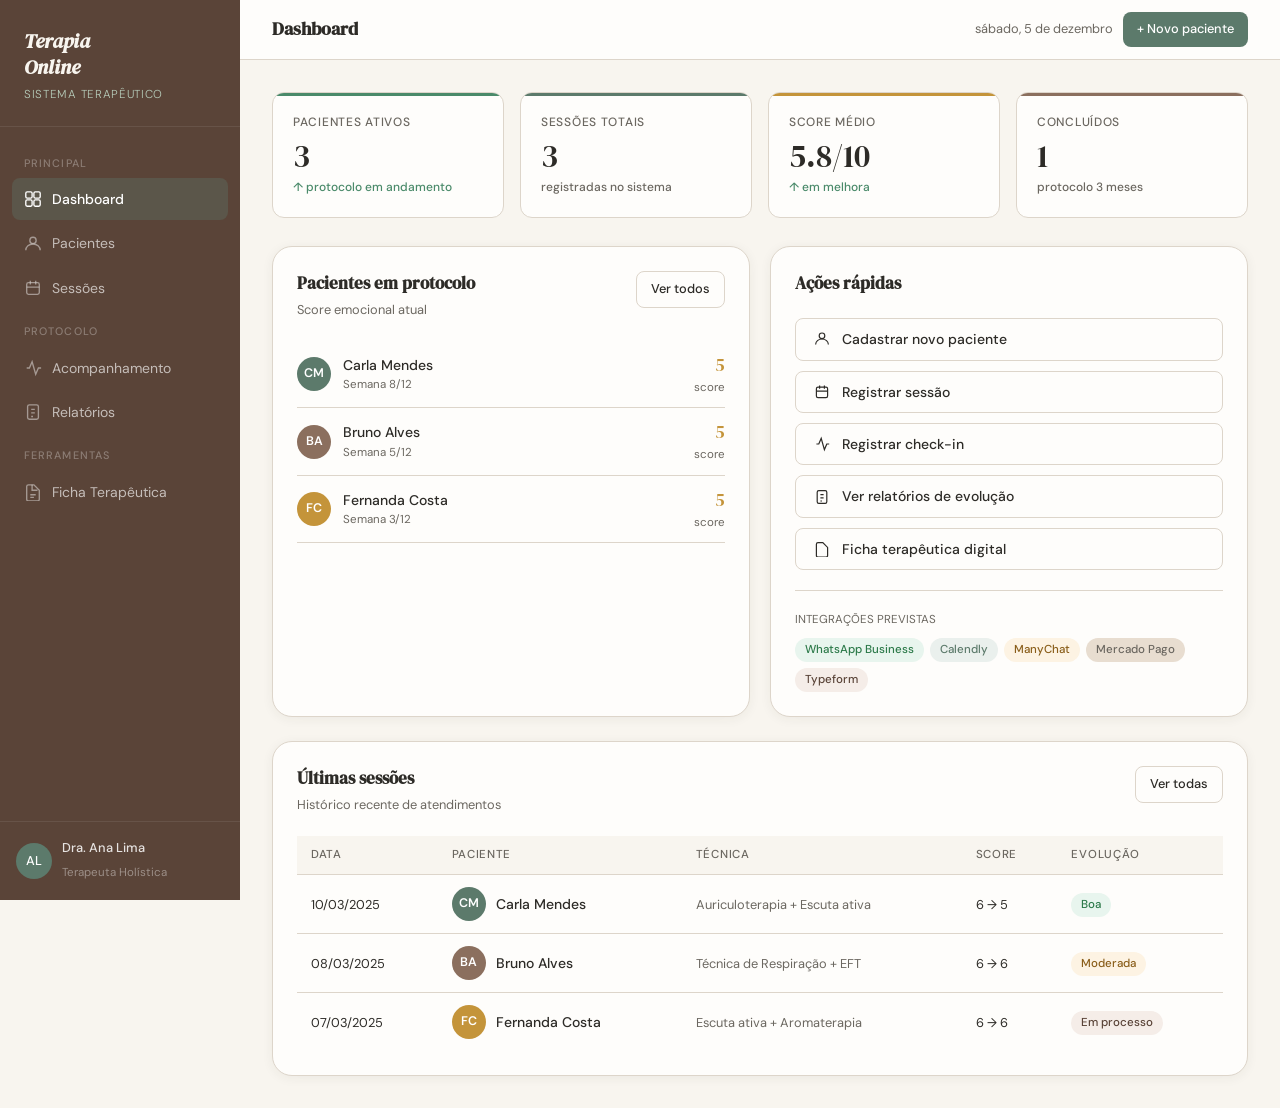
<file: index.html>
<!DOCTYPE html>
<html lang="pt-BR">
<head>
  <meta charset="UTF-8">
  <meta name="viewport" content="width=device-width, initial-scale=1.0, viewport-fit=cover">
  <meta name="theme-color" content="#5A4438">
  <meta name="apple-mobile-web-app-capable" content="yes">
  <meta name="apple-mobile-web-app-status-bar-style" content="black-translucent">
  <title>Terapia Online — Dashboard</title>
  <link rel="stylesheet" href="css/style.css">
</head>
<body data-page="dashboard">

<!-- Overlay escuro para fechar sidebar no mobile -->
<div class="sidebar-overlay" id="sidebar-overlay" onclick="closeSidebar()"></div>

<!-- SIDEBAR -->
<aside class="sidebar" id="sidebar">
  <div class="sidebar-brand">
    <h1>Terapia<br>Online</h1>
    <span>Sistema Terapêutico</span>
  </div>
  <nav class="sidebar-nav">
    <span class="nav-section-label">Principal</span>
    <a href="index.html" class="nav-item active" onclick="closeSidebar()">
      <svg class="icon" viewBox="0 0 20 20" fill="none" stroke="currentColor" stroke-width="1.5"><rect x="2" y="2" width="7" height="7" rx="1.5"/><rect x="11" y="2" width="7" height="7" rx="1.5"/><rect x="2" y="11" width="7" height="7" rx="1.5"/><rect x="11" y="11" width="7" height="7" rx="1.5"/></svg>
      Dashboard
    </a>
    <a href="pages/pacientes.html" class="nav-item" onclick="closeSidebar()">
      <svg class="icon" viewBox="0 0 20 20" fill="none" stroke="currentColor" stroke-width="1.5"><circle cx="10" cy="6" r="3.5"/><path d="M2 17c0-4 3.6-7 8-7s8 3 8 7"/></svg>
      Pacientes
    </a>
    <a href="pages/sessoes.html" class="nav-item" onclick="closeSidebar()">
      <svg class="icon" viewBox="0 0 20 20" fill="none" stroke="currentColor" stroke-width="1.5"><rect x="3" y="4" width="14" height="13" rx="2"/><path d="M7 2v4M13 2v4M3 9h14"/></svg>
      Sessões
    </a>
    <span class="nav-section-label">Protocolo</span>
    <a href="pages/acompanhamento.html" class="nav-item" onclick="closeSidebar()">
      <svg class="icon" viewBox="0 0 20 20" fill="none" stroke="currentColor" stroke-width="1.5"><path d="M3 10h3l3-7 4 14 3-7h3"/></svg>
      Acompanhamento
    </a>
    <a href="pages/relatorios.html" class="nav-item" onclick="closeSidebar()">
      <svg class="icon" viewBox="0 0 20 20" fill="none" stroke="currentColor" stroke-width="1.5"><rect x="4" y="2" width="12" height="16" rx="2"/><path d="M8 7h4M8 11h4M8 15h2"/></svg>
      Relatórios
    </a>
    <span class="nav-section-label">Ferramentas</span>
    <a href="pages/ficha.html" class="nav-item" onclick="closeSidebar()">
      <svg class="icon" viewBox="0 0 20 20" fill="none" stroke="currentColor" stroke-width="1.5"><path d="M9 2H5a2 2 0 00-2 2v14a2 2 0 002 2h10a2 2 0 002-2V8l-6-6z"/><path d="M9 2v6h6M7 13h6M7 16h4"/></svg>
      Ficha Terapêutica
    </a>
  </nav>
  <div class="sidebar-footer">
    <div class="therapist-card">
      <div class="therapist-avatar">AL</div>
      <div class="therapist-info">
        <p>Dra. Ana Lima</p>
        <span>Terapeuta Holística</span>
      </div>
    </div>
  </div>
</aside>

<!-- MAIN -->
<main class="main">
  <header class="topbar">
    <button class="menu-toggle" id="menu-toggle" aria-label="Abrir menu" onclick="toggleSidebar()">
      <span></span><span></span><span></span>
    </button>
    <h2 class="topbar-title">Dashboard</h2>
    <div class="topbar-actions">
      <span id="topbar-date" class="text-sm text-muted topbar-date"></span>
      <a href="pages/pacientes.html" class="btn btn-primary btn-sm">+ Novo paciente</a>
    </div>
  </header>

  <div class="content">

    <div class="stats-grid">
      <div class="stat-card green">
        <p class="stat-label">Pacientes ativos</p>
        <p class="stat-value" id="dash-ativos">—</p>
        <p class="stat-change up">↑ protocolo em andamento</p>
      </div>
      <div class="stat-card sage">
        <p class="stat-label">Sessões totais</p>
        <p class="stat-value" id="dash-sessoes">—</p>
        <p class="stat-change" style="color:var(--muted)">registradas no sistema</p>
      </div>
      <div class="stat-card gold">
        <p class="stat-label">Score médio</p>
        <p class="stat-value" id="dash-score">—</p>
        <p class="stat-change up">↑ em melhora</p>
      </div>
      <div class="stat-card bark">
        <p class="stat-label">Concluídos</p>
        <p class="stat-value" id="dash-concluidos">—</p>
        <p class="stat-change" style="color:var(--muted)">protocolo 3 meses</p>
      </div>
    </div>

    <div class="grid-2 mb-24">
      <div class="card">
        <div class="card-header">
          <div>
            <h3 class="card-title">Pacientes em protocolo</h3>
            <p class="card-subtitle">Score emocional atual</p>
          </div>
          <a href="pages/acompanhamento.html" class="btn btn-sm btn-outline">Ver todos</a>
        </div>
        <div id="dash-pacientes-lista"></div>
      </div>

      <div class="card">
        <div class="card-header">
          <h3 class="card-title">Ações rápidas</h3>
        </div>
        <div style="display:flex;flex-direction:column;gap:10px">
          <a href="pages/pacientes.html" class="btn btn-outline" style="justify-content:flex-start;gap:12px">
            <svg width="16" height="16" viewBox="0 0 20 20" fill="none" stroke="currentColor" stroke-width="1.5"><circle cx="10" cy="6" r="3.5"/><path d="M2 17c0-4 3.6-7 8-7s8 3 8 7"/></svg>
            Cadastrar novo paciente
          </a>
          <a href="pages/sessoes.html" class="btn btn-outline" style="justify-content:flex-start;gap:12px">
            <svg width="16" height="16" viewBox="0 0 20 20" fill="none" stroke="currentColor" stroke-width="1.5"><rect x="3" y="4" width="14" height="13" rx="2"/><path d="M7 2v4M13 2v4M3 9h14"/></svg>
            Registrar sessão
          </a>
          <a href="pages/acompanhamento.html" class="btn btn-outline" style="justify-content:flex-start;gap:12px">
            <svg width="16" height="16" viewBox="0 0 20 20" fill="none" stroke="currentColor" stroke-width="1.5"><path d="M3 10h3l3-7 4 14 3-7h3"/></svg>
            Registrar check-in
          </a>
          <a href="pages/relatorios.html" class="btn btn-outline" style="justify-content:flex-start;gap:12px">
            <svg width="16" height="16" viewBox="0 0 20 20" fill="none" stroke="currentColor" stroke-width="1.5"><rect x="4" y="2" width="12" height="16" rx="2"/><path d="M8 7h4M8 11h4M8 15h2"/></svg>
            Ver relatórios de evolução
          </a>
          <a href="pages/ficha.html" class="btn btn-outline" style="justify-content:flex-start;gap:12px">
            <svg width="16" height="16" viewBox="0 0 20 20" fill="none" stroke="currentColor" stroke-width="1.5"><path d="M9 2H5a2 2 0 00-2 2v14a2 2 0 002 2h10a2 2 0 002-2V8l-6-6z"/></svg>
            Ficha terapêutica digital
          </a>
        </div>
        <div style="margin-top:20px;padding-top:20px;border-top:1px solid var(--border)">
          <p class="text-xs text-muted mb-8">INTEGRAÇÕES PREVISTAS</p>
          <div style="display:flex;flex-wrap:wrap;gap:6px">
            <span class="badge badge-green">WhatsApp Business</span>
            <span class="badge badge-sage">Calendly</span>
            <span class="badge badge-gold">ManyChat</span>
            <span class="badge badge-muted">Mercado Pago</span>
            <span class="badge badge-bark">Typeform</span>
          </div>
        </div>
      </div>
    </div>

    <div class="card">
      <div class="card-header">
        <div>
          <h3 class="card-title">Últimas sessões</h3>
          <p class="card-subtitle">Histórico recente de atendimentos</p>
        </div>
        <a href="pages/sessoes.html" class="btn btn-sm btn-outline">Ver todas</a>
      </div>
      <div class="table-wrap">
        <table>
          <thead>
            <tr>
              <th>Data</th>
              <th>Paciente</th>
              <th class="hide-mobile">Técnica</th>
              <th>Score</th>
              <th>Evolução</th>
            </tr>
          </thead>
          <tbody id="dash-sessoes-tbody"></tbody>
        </table>
      </div>
    </div>

  </div>
</main>

<!-- BOTTOM NAV (mobile) -->
<nav class="bottom-nav">
  <div class="bottom-nav-inner">
    <a href="index.html" class="bottom-nav-item active">
      <svg viewBox="0 0 20 20" fill="none" stroke="currentColor" stroke-width="1.5"><rect x="2" y="2" width="7" height="7" rx="1.5"/><rect x="11" y="2" width="7" height="7" rx="1.5"/><rect x="2" y="11" width="7" height="7" rx="1.5"/><rect x="11" y="11" width="7" height="7" rx="1.5"/></svg>
      Início
    </a>
    <a href="pages/pacientes.html" class="bottom-nav-item">
      <svg viewBox="0 0 20 20" fill="none" stroke="currentColor" stroke-width="1.5"><circle cx="10" cy="6" r="3.5"/><path d="M2 17c0-4 3.6-7 8-7s8 3 8 7"/></svg>
      Pacientes
    </a>
    <a href="pages/sessoes.html" class="bottom-nav-item">
      <svg viewBox="0 0 20 20" fill="none" stroke="currentColor" stroke-width="1.5"><rect x="3" y="4" width="14" height="13" rx="2"/><path d="M7 2v4M13 2v4M3 9h14"/></svg>
      Sessões
    </a>
    <a href="pages/acompanhamento.html" class="bottom-nav-item">
      <svg viewBox="0 0 20 20" fill="none" stroke="currentColor" stroke-width="1.5"><path d="M3 10h3l3-7 4 14 3-7h3"/></svg>
      Protocolo
    </a>
    <a href="pages/relatorios.html" class="bottom-nav-item">
      <svg viewBox="0 0 20 20" fill="none" stroke="currentColor" stroke-width="1.5"><rect x="4" y="2" width="12" height="16" rx="2"/><path d="M8 7h4M8 11h4M8 15h2"/></svg>
      Relatórios
    </a>
  </div>
</nav>

<script src="js/app.js"></script>
<script src="js/mobile.js"></script>
<script>
document.addEventListener('DOMContentLoaded', () => {
  const hoje = new Date();
  const el = document.getElementById('topbar-date');
  if (el) el.textContent = hoje.toLocaleDateString('pt-BR', { weekday: 'long', day: 'numeric', month: 'long' });

  const pacientes = DB.get('pacientes') || [];
  const sessoes   = DB.get('sessoes')   || [];

  const ativos     = pacientes.filter(p => p.status === 'ativo');
  const concluidos = pacientes.filter(p => p.status === 'concluido');
  const scores     = pacientes.filter(p => p.score && scoreMediaPaciente(p) > 0).map(p => scoreMediaPaciente(p));
  const mediaGeral = scores.length ? (scores.reduce((a,b) => a+b,0) / scores.length).toFixed(1) : '—';

  document.getElementById('dash-ativos').textContent     = ativos.length;
  document.getElementById('dash-sessoes').textContent    = sessoes.length;
  document.getElementById('dash-score').textContent      = mediaGeral !== '—' ? mediaGeral + '/10' : '—';
  document.getElementById('dash-concluidos').textContent = concluidos.length;

  const lista = document.getElementById('dash-pacientes-lista');
  const pacAtivos = ativos.slice(0, 5);
  lista.innerHTML = pacAtivos.length === 0
    ? '<p class="text-sm text-muted">Nenhum paciente ativo.</p>'
    : pacAtivos.map(p => {
        const media = scoreMediaPaciente(p);
        return `<div style="display:flex;align-items:center;gap:12px;padding:10px 0;border-bottom:1px solid var(--border)">
          <div class="avatar ${p.cor}">${p.avatar}</div>
          <div style="flex:1;min-width:0">
            <p style="font-weight:500;font-size:.875rem;white-space:nowrap;overflow:hidden;text-overflow:ellipsis">${p.nome}</p>
            <p class="text-xs text-muted">Semana ${p.semana}/12</p>
          </div>
          <div style="text-align:right;flex-shrink:0">
            <p style="font-family:var(--font-display);font-size:1.1rem;color:${media>=7?'var(--success)':media>=4?'var(--gold)':'var(--danger)'}">${media>0?media:'—'}</p>
            <p class="text-xs text-muted">score</p>
          </div>
        </div>`;
      }).join('');

  const tbody = document.getElementById('dash-sessoes-tbody');
  const ultimas = sessoes.sort((a,b) => b.data.localeCompare(a.data)).slice(0,5).map(s => ({...s, pac: pacientes.find(p => p.id === s.pacienteId)}));

  tbody.innerHTML = ultimas.length === 0
    ? '<tr><td colspan="5" style="text-align:center;padding:24px;color:var(--muted)">Nenhuma sessão registrada.</td></tr>'
    : ultimas.map(s => {
        const antes  = s.scorePre ? Math.round((s.scorePre.ansiedade + s.scorePre.humor) / 2) : 0;
        const depois = s.scorePos ? Math.round((s.scorePos.ansiedade + s.scorePos.humor) / 2) : 0;
        return `<tr>
          <td><span class="text-sm">${formatDate(s.data)}</span></td>
          <td>${s.pac ? `<div class="avatar-group"><div class="avatar ${s.pac.cor}">${s.pac.avatar}</div><span class="avatar-group-name" style="white-space:nowrap;overflow:hidden;text-overflow:ellipsis;max-width:120px">${s.pac.nome}</span></div>` : '—'}</td>
          <td class="hide-mobile"><span class="text-sm text-muted">${s.tecnica}</span></td>
          <td><span class="text-sm">${antes>0?antes+' → '+depois:'—'}</span></td>
          <td>${evolucaoBadge(s.evolucao)}</td>
        </tr>`;
      }).join('');
});
</script>
</body>
</html>
</file>
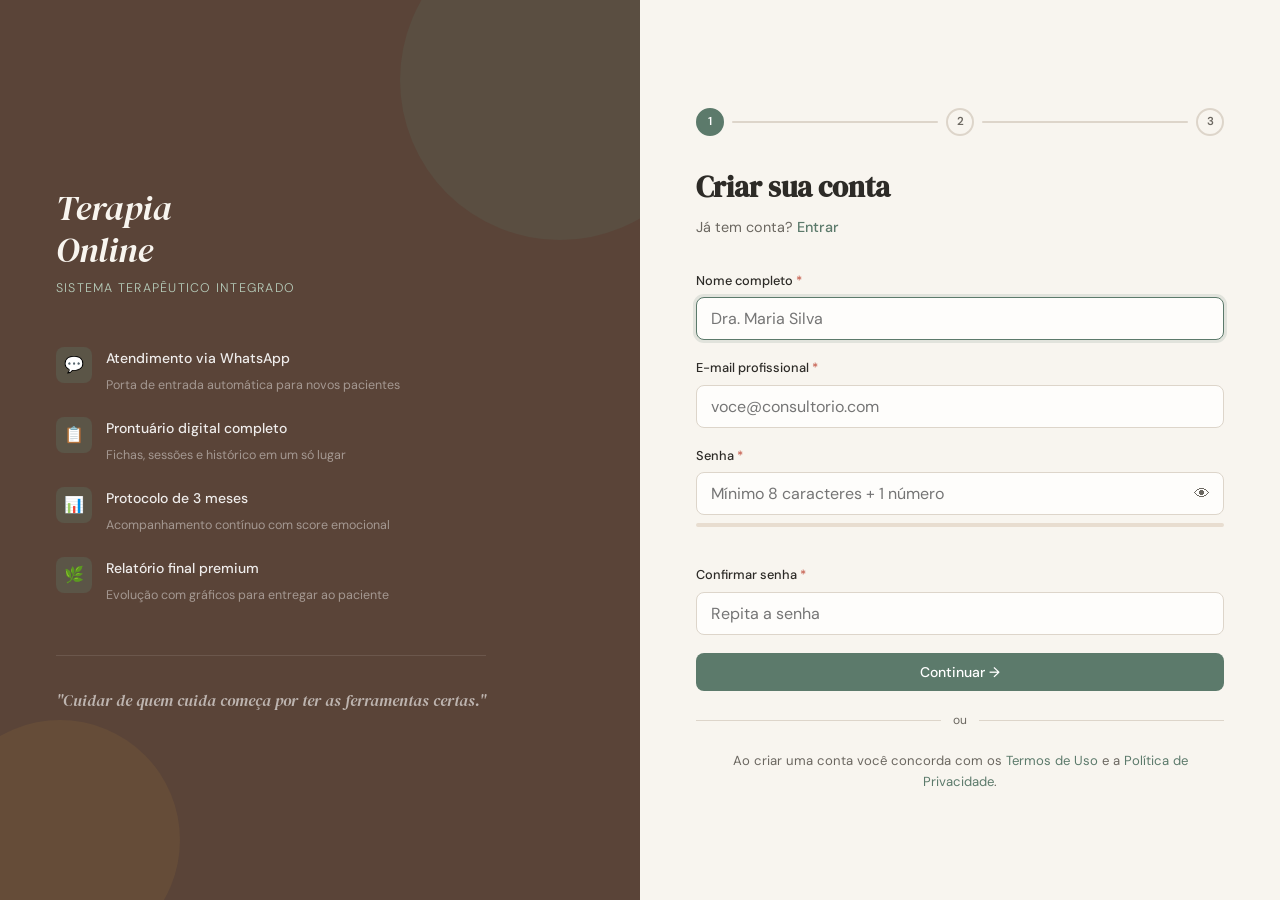
<file: cadastro.html>
<!DOCTYPE html>
<html lang="pt-BR">
<head>
  <meta charset="UTF-8">
  <meta name="viewport" content="width=device-width, initial-scale=1.0, viewport-fit=cover">
  <meta name="theme-color" content="#5A4438">
  <title>Criar Conta — Terapia Online</title>
  <link rel="stylesheet" href="css/style.css">
  <style>
    body { display:block; background: var(--cream); min-height:100vh; }

    .auth-page {
      min-height: 100vh;
      display: grid;
      grid-template-columns: 1fr 1fr;
    }

    /* ── Lado esquerdo — ilustração/branding ── */
    .auth-brand {
      background: var(--bark-dk);
      display: flex;
      flex-direction: column;
      justify-content: center;
      align-items: flex-start;
      padding: 60px 56px;
      position: relative;
      overflow: hidden;
    }

    .auth-brand::before {
      content: '';
      position: absolute;
      top: -80px; right: -80px;
      width: 320px; height: 320px;
      border-radius: 50%;
      background: rgba(92,122,107,.18);
    }

    .auth-brand::after {
      content: '';
      position: absolute;
      bottom: -60px; left: -60px;
      width: 240px; height: 240px;
      border-radius: 50%;
      background: rgba(196,148,58,.10);
    }

    .auth-brand-logo {
      font-family: var(--font-display);
      font-size: 2.2rem;
      color: var(--cream);
      font-style: italic;
      line-height: 1.2;
      margin-bottom: 8px;
      position: relative;
      z-index: 1;
    }

    .auth-brand-sub {
      font-size: .78rem;
      color: var(--sage-md);
      letter-spacing: .1em;
      text-transform: uppercase;
      font-weight: 300;
      margin-bottom: 48px;
      position: relative;
      z-index: 1;
    }

    .auth-features {
      display: flex;
      flex-direction: column;
      gap: 20px;
      position: relative;
      z-index: 1;
    }

    .auth-feature {
      display: flex;
      gap: 14px;
      align-items: flex-start;
    }

    .auth-feature-icon {
      width: 36px; height: 36px;
      background: rgba(92,122,107,.3);
      border-radius: 8px;
      display: flex; align-items: center; justify-content: center;
      flex-shrink: 0;
      font-size: 1rem;
    }

    .auth-feature-text p {
      font-size: .875rem;
      font-weight: 500;
      color: rgba(255,255,255,.9);
      margin-bottom: 2px;
    }

    .auth-feature-text span {
      font-size: .78rem;
      color: rgba(255,255,255,.45);
    }

    .auth-brand-quote {
      margin-top: 48px;
      padding-top: 32px;
      border-top: 1px solid rgba(255,255,255,.1);
      position: relative;
      z-index: 1;
    }

    .auth-brand-quote p {
      font-family: var(--font-display);
      font-style: italic;
      font-size: 1rem;
      color: rgba(255,255,255,.6);
      line-height: 1.6;
    }

    /* ── Lado direito — formulário ── */
    .auth-form-wrap {
      display: flex;
      flex-direction: column;
      justify-content: center;
      padding: 60px 56px;
      overflow-y: auto;
    }

    .auth-form-header { margin-bottom: 32px; }

    .auth-form-header h1 {
      font-family: var(--font-display);
      font-size: 1.8rem;
      color: var(--text);
      margin-bottom: 6px;
    }

    .auth-form-header p {
      color: var(--muted);
      font-size: .9rem;
    }

    .auth-form-header p a {
      color: var(--sage);
      text-decoration: none;
      font-weight: 500;
    }

    .auth-form-header p a:hover { text-decoration: underline; }

    /* Indicador de força da senha */
    .password-strength {
      margin-top: 8px;
      height: 4px;
      background: var(--warm);
      border-radius: 2px;
      overflow: hidden;
    }

    .password-strength-bar {
      height: 100%;
      border-radius: 2px;
      transition: width .3s ease, background .3s ease;
      width: 0%;
    }

    .strength-label {
      font-size: .72rem;
      margin-top: 4px;
      height: 16px;
      transition: color .2s;
    }

    /* Input com ícone de validação inline */
    .input-wrap { position: relative; }

    .input-status {
      position: absolute;
      right: 12px; top: 50%;
      transform: translateY(-50%);
      font-size: .85rem;
      pointer-events: none;
      opacity: 0;
      transition: opacity .2s;
    }

    .input-status.visible { opacity: 1; }

    /* Checkbox estilizado */
    .check-group {
      display: flex;
      align-items: flex-start;
      gap: 10px;
      margin-bottom: 24px;
    }

    .check-group input[type=checkbox] {
      width: 18px; height: 18px;
      border: 1.5px solid var(--border);
      border-radius: 4px;
      appearance: none;
      -webkit-appearance: none;
      cursor: pointer;
      flex-shrink: 0;
      margin-top: 2px;
      background: var(--white);
      transition: all .15s;
      position: relative;
    }

    .check-group input[type=checkbox]:checked {
      background: var(--sage);
      border-color: var(--sage);
    }

    .check-group input[type=checkbox]:checked::after {
      content: '✓';
      position: absolute;
      inset: 0;
      display: flex; align-items: center; justify-content: center;
      color: #fff;
      font-size: .7rem;
      font-weight: 700;
    }

    .check-group label {
      font-size: .82rem;
      color: var(--muted);
      cursor: pointer;
      line-height: 1.5;
    }

    .check-group label a {
      color: var(--sage);
      text-decoration: none;
    }

    /* Steps indicator */
    .steps-indicator {
      display: flex;
      align-items: center;
      gap: 8px;
      margin-bottom: 28px;
    }

    .step-dot {
      width: 28px; height: 28px;
      border-radius: 50%;
      border: 2px solid var(--border);
      display: flex; align-items: center; justify-content: center;
      font-size: .72rem;
      font-weight: 600;
      color: var(--muted);
      transition: all .3s;
      flex-shrink: 0;
    }

    .step-dot.active { border-color: var(--sage); background: var(--sage); color: #fff; }
    .step-dot.done   { border-color: var(--success); background: var(--success); color: #fff; }

    .step-line {
      flex: 1; height: 2px;
      background: var(--border);
      border-radius: 1px;
      transition: background .3s;
    }

    .step-line.done { background: var(--success); }

    .step-label {
      font-size: .7rem;
      color: var(--muted);
      white-space: nowrap;
    }

    /* Formulário multi-step */
    .form-step { display: none; }
    .form-step.active { display: block; }

    /* Divider */
    .auth-divider {
      display: flex;
      align-items: center;
      gap: 12px;
      margin: 20px 0;
    }

    .auth-divider::before,
    .auth-divider::after {
      content: '';
      flex: 1;
      height: 1px;
      background: var(--border);
    }

    .auth-divider span {
      font-size: .75rem;
      color: var(--muted);
      white-space: nowrap;
    }

    /* Error messages */
    .field-error {
      font-size: .75rem;
      color: var(--danger);
      margin-top: 4px;
      min-height: 18px;
      display: none;
    }
    .field-error.visible { display: block; }

    .form-control.error { border-color: var(--danger); }
    .form-control.success { border-color: var(--success); }

    /* Toast de erro geral */
    .auth-error {
      background: #fde8e6;
      border: 1px solid #f0b3ae;
      border-radius: 8px;
      padding: 12px 14px;
      font-size: .875rem;
      color: #a03020;
      display: none;
      align-items: center;
      gap: 8px;
      margin-bottom: 16px;
    }
    .auth-error.visible { display: flex; }

    /* Sucesso */
    .auth-success {
      text-align: center;
      padding: 48px 0;
      display: none;
    }
    .auth-success.visible { display: block; }
    .auth-success-icon {
      width: 72px; height: 72px;
      background: var(--sage-lt);
      border-radius: 50%;
      display: flex; align-items: center; justify-content: center;
      font-size: 2rem;
      margin: 0 auto 20px;
    }

    /* Responsivo */
    @media (max-width: 900px) {
      .auth-page { grid-template-columns: 1fr; }
      .auth-brand { display: none; }
      .auth-form-wrap { padding: 40px 28px; min-height: 100vh; }
    }

    @media (max-width: 480px) {
      .auth-form-wrap { padding: 28px 20px; }
      .auth-form-header h1 { font-size: 1.5rem; }
    }
  </style>
</head>
<body>

<div class="auth-page">

  <!-- ── BRANDING ── -->
  <div class="auth-brand">
    <div class="auth-brand-logo">Terapia<br>Online</div>
    <div class="auth-brand-sub">Sistema Terapêutico Integrado</div>

    <div class="auth-features">
      <div class="auth-feature">
        <div class="auth-feature-icon">💬</div>
        <div class="auth-feature-text">
          <p>Atendimento via WhatsApp</p>
          <span>Porta de entrada automática para novos pacientes</span>
        </div>
      </div>
      <div class="auth-feature">
        <div class="auth-feature-icon">📋</div>
        <div class="auth-feature-text">
          <p>Prontuário digital completo</p>
          <span>Fichas, sessões e histórico em um só lugar</span>
        </div>
      </div>
      <div class="auth-feature">
        <div class="auth-feature-icon">📊</div>
        <div class="auth-feature-text">
          <p>Protocolo de 3 meses</p>
          <span>Acompanhamento contínuo com score emocional</span>
        </div>
      </div>
      <div class="auth-feature">
        <div class="auth-feature-icon">🌿</div>
        <div class="auth-feature-text">
          <p>Relatório final premium</p>
          <span>Evolução com gráficos para entregar ao paciente</span>
        </div>
      </div>
    </div>

    <div class="auth-brand-quote">
      <p>"Cuidar de quem cuida começa por ter as ferramentas certas."</p>
    </div>
  </div>

  <!-- ── FORMULÁRIO ── -->
  <div class="auth-form-wrap">

    <!-- Steps -->
    <div class="steps-indicator" id="steps-indicator">
      <div class="step-dot active" id="dot-1">1</div>
      <div class="step-line" id="line-1"></div>
      <div class="step-dot" id="dot-2">2</div>
      <div class="step-line" id="line-2"></div>
      <div class="step-dot" id="dot-3">3</div>
    </div>

    <div class="auth-form-header">
      <h1 id="form-title">Criar sua conta</h1>
      <p id="form-subtitle">
        Já tem conta? <a href="login.html">Entrar</a>
      </p>
    </div>

    <!-- Erro geral -->
    <div class="auth-error" id="auth-error">
      <span>⚠</span>
      <span id="auth-error-msg">Erro ao criar conta.</span>
    </div>

    <form id="form-cadastro" novalidate>

      <!-- ── STEP 1: Dados pessoais ── -->
      <div class="form-step active" id="step-1">
        <div class="form-group">
          <label class="form-label">Nome completo <span>*</span></label>
          <div class="input-wrap">
            <input type="text" id="nome" class="form-control" placeholder="Dra. Maria Silva"
                   autocomplete="name" autocapitalize="words" required>
            <span class="input-status" id="nome-status"></span>
          </div>
          <p class="field-error" id="nome-error"></p>
        </div>

        <div class="form-group">
          <label class="form-label">E-mail profissional <span>*</span></label>
          <div class="input-wrap">
            <input type="email" id="email" class="form-control" placeholder="voce@consultorio.com"
                   autocomplete="email" required>
            <span class="input-status" id="email-status"></span>
          </div>
          <p class="field-error" id="email-error"></p>
        </div>

        <div class="form-group">
          <label class="form-label">Senha <span>*</span></label>
          <div class="input-wrap" style="position:relative">
            <input type="password" id="senha" class="form-control" placeholder="Mínimo 8 caracteres + 1 número"
                   autocomplete="new-password" required style="padding-right:40px">
            <button type="button" id="toggle-senha"
                    style="position:absolute;right:12px;top:50%;transform:translateY(-50%);background:none;border:none;cursor:pointer;color:var(--muted);padding:2px;font-size:1rem"
                    onclick="togglePasswordVisibility('senha', this)">👁</button>
          </div>
          <div class="password-strength">
            <div class="password-strength-bar" id="strength-bar"></div>
          </div>
          <p class="strength-label text-muted" id="strength-label"></p>
          <p class="field-error" id="senha-error"></p>
        </div>

        <div class="form-group">
          <label class="form-label">Confirmar senha <span>*</span></label>
          <div class="input-wrap">
            <input type="password" id="senha-confirm" class="form-control" placeholder="Repita a senha"
                   autocomplete="new-password" required>
            <span class="input-status" id="confirm-status"></span>
          </div>
          <p class="field-error" id="confirm-error"></p>
        </div>

        <button type="button" class="btn btn-primary w-full" onclick="irParaStep2()">
          Continuar →
        </button>

        <div class="auth-divider"><span>ou</span></div>

        <p style="text-align:center;font-size:.82rem;color:var(--muted)">
          Ao criar uma conta você concorda com os
          <a href="#" style="color:var(--sage);text-decoration:none">Termos de Uso</a>
          e a
          <a href="#" style="color:var(--sage);text-decoration:none">Política de Privacidade</a>.
        </p>
      </div>

      <!-- ── STEP 2: Dados profissionais ── -->
      <div class="form-step" id="step-2">
        <div class="form-group">
          <label class="form-label">Especialidade</label>
          <select id="especialidade" class="form-control">
            <option value="">Selecione (opcional)</option>
            <option>Terapeuta Holística</option>
            <option>Psicóloga</option>
            <option>Terapeuta Corporal</option>
            <option>Coach Terapêutica</option>
            <option>Auriculoterapeuta</option>
            <option>Terapeuta Integrativa</option>
            <option>Outro</option>
          </select>
        </div>

        <div class="form-group">
          <label class="form-label">CRP / Registro profissional</label>
          <input type="text" id="crp" class="form-control" placeholder="Ex: CRP 06/123456">
          <p class="form-hint">Opcional — aparece no seu perfil público</p>
        </div>

        <div class="form-group">
          <label class="form-label">WhatsApp / Telefone</label>
          <input type="tel" id="telefone" class="form-control" placeholder="(00) 00000-0000"
                 autocomplete="tel">
        </div>

        <div class="check-group">
          <input type="checkbox" id="termos" required>
          <label for="termos">
            Concordo com os <a href="#">Termos de Uso</a> e a
            <a href="#">Política de Privacidade</a> do sistema.
          </label>
        </div>
        <p class="field-error" id="termos-error"></p>

        <div style="display:flex;gap:12px">
          <button type="button" class="btn btn-outline" onclick="irParaStep(1)" style="flex:0 0 auto">
            ← Voltar
          </button>
          <button type="button" class="btn btn-primary w-full" onclick="irParaStep3()">
            Criar conta →
          </button>
        </div>
      </div>

      <!-- ── STEP 3: Carregando / Sucesso ── -->
      <div class="form-step" id="step-3">
        <div id="loading-state" style="text-align:center;padding:48px 0">
          <div style="width:48px;height:48px;border:3px solid var(--sage-lt);border-top-color:var(--sage);border-radius:50%;animation:spin .8s linear infinite;margin:0 auto 20px"></div>
          <p style="color:var(--muted);font-size:.9rem">Criando sua conta…</p>
        </div>

        <div class="auth-success" id="success-state">
          <div class="auth-success-icon">🌿</div>
          <h2 style="font-family:var(--font-display);font-size:1.6rem;margin-bottom:8px">Conta criada!</h2>
          <p style="color:var(--muted);margin-bottom:8px">Bem-vinda ao sistema, <strong id="success-nome"></strong>.</p>
          <p style="color:var(--muted);font-size:.875rem;margin-bottom:32px">Você já está logada e será redirecionada em instantes.</p>
          <a href="index.html" class="btn btn-primary">Ir para o Dashboard →</a>
        </div>
      </div>

    </form>
  </div>
</div>

<style>
@keyframes spin { to { transform: rotate(360deg); } }
</style>

<script>
// ─── Estado atual do formulário ───────────────────────────────────────────
let currentStep = 1;
let emailVerificado = false;

// ─── Step navigation ──────────────────────────────────────────────────────
function irParaStep(n) {
  document.getElementById('step-' + currentStep).classList.remove('active');
  document.getElementById('step-' + n).classList.add('active');

  // Atualiza dots
  for (let i = 1; i <= 3; i++) {
    const dot  = document.getElementById('dot-' + i);
    const line = document.getElementById('line-' + i);
    dot.className  = 'step-dot' + (i < n ? ' done' : i === n ? ' active' : '');
    if (line) line.className = 'step-line' + (i < n ? ' done' : '');
  }

  const titulos = ['Criar sua conta', 'Dados profissionais', 'Finalizando…'];
  const subtitulos = [
    'Já tem conta? <a href="login.html">Entrar</a>',
    'Opcional, mas ajuda seus pacientes a te encontrar.',
    ''
  ];
  document.getElementById('form-title').textContent = titulos[n - 1];
  document.getElementById('form-subtitle').innerHTML = subtitulos[n - 1];

  currentStep = n;
  window.scrollTo(0, 0);
}

// ─── Validações Step 1 ────────────────────────────────────────────────────
function setFieldState(id, ok, msg) {
  const input   = document.getElementById(id);
  const error   = document.getElementById(id + '-error');
  const status  = document.getElementById(id + '-status');
  if (!input) return;
  input.className = 'form-control ' + (ok === true ? 'success' : ok === false ? 'error' : '');
  if (error) {
    error.textContent = msg || '';
    error.className   = 'field-error' + (msg ? ' visible' : '');
  }
  if (status) {
    status.textContent = ok === true ? '✓' : ok === false ? '✗' : '';
    status.style.color = ok === true ? 'var(--success)' : 'var(--danger)';
    status.className   = 'input-status' + (ok !== null ? ' visible' : '');
  }
}

function validarNome() {
  const val = document.getElementById('nome').value.trim();
  if (val.length < 3) { setFieldState('nome', false, 'Nome deve ter pelo menos 3 caracteres.'); return false; }
  setFieldState('nome', true, ''); return true;
}

async function validarEmail() {
  const val = document.getElementById('email').value.trim().toLowerCase();
  const re  = /^[^\s@]+@[^\s@]+\.[^\s@]+$/;
  if (!re.test(val)) { setFieldState('email', false, 'E-mail inválido.'); emailVerificado = false; return false; }

  // Verificar disponibilidade no servidor
  try {
    const res  = await fetch('/api/auth/verificar-email', {
      method: 'POST',
      headers: { 'Content-Type': 'application/json' },
      body: JSON.stringify({ email: val }),
    });
    const data = await res.json();
    if (!data.disponivel) {
      setFieldState('email', false, 'Este e-mail já está cadastrado.');
      emailVerificado = false; return false;
    }
  } catch {
    // offline — deixa passar
  }

  setFieldState('email', true, ''); emailVerificado = true; return true;
}

function avaliarSenha(senha) {
  let score = 0;
  if (senha.length >= 8)  score++;
  if (senha.length >= 12) score++;
  if (/[A-Z]/.test(senha)) score++;
  if (/[0-9]/.test(senha)) score++;
  if (/[^a-zA-Z0-9]/.test(senha)) score++;
  return score;
}

document.getElementById('senha').addEventListener('input', function() {
  const val   = this.value;
  const score = avaliarSenha(val);
  const bar   = document.getElementById('strength-bar');
  const lbl   = document.getElementById('strength-label');
  const pcts  = [0, 20, 40, 65, 82, 100];
  const cores = ['transparent','#C45A4A','#C4943A','#C4943A','#4A8A6A','#4A8A6A'];
  const labels = ['','Muito fraca','Fraca','Razoável','Boa','Forte'];
  bar.style.width      = pcts[score] + '%';
  bar.style.background = cores[score];
  lbl.textContent      = val.length > 0 ? labels[score] : '';
  lbl.style.color      = cores[score];

  const confirmEl = document.getElementById('senha-confirm');
  if (confirmEl.value) validarConfirmacao();
});

function validarSenha() {
  const val = document.getElementById('senha').value;
  if (val.length < 8) { setFieldState('senha', false, 'Senha deve ter pelo menos 8 caracteres.'); return false; }
  if (!/[0-9]/.test(val)) { setFieldState('senha', false, 'Senha deve conter pelo menos 1 número.'); return false; }
  setFieldState('senha', true, ''); return true;
}

function validarConfirmacao() {
  const s1 = document.getElementById('senha').value;
  const s2 = document.getElementById('senha-confirm').value;
  if (!s2) { setFieldState('senha-confirm', null, ''); return false; }
  if (s1 !== s2) { setFieldState('senha-confirm', false, 'As senhas não coincidem.'); return false; }
  setFieldState('senha-confirm', true, ''); return true;
}

// Validação em tempo real
document.getElementById('nome').addEventListener('blur', validarNome);
document.getElementById('email').addEventListener('blur', validarEmail);
document.getElementById('senha').addEventListener('blur', validarSenha);
document.getElementById('senha-confirm').addEventListener('input', validarConfirmacao);

async function irParaStep2() {
  clearError();
  const nomeOk    = validarNome();
  const emailOk   = await validarEmail();
  const senhaOk   = validarSenha();
  const confirmOk = validarConfirmacao();
  if (nomeOk && emailOk && senhaOk && confirmOk) irParaStep(2);
}

function irParaStep3() {
  clearError();
  const termos = document.getElementById('termos');
  const termoError = document.getElementById('termos-error');
  if (!termos.checked) {
    termoError.textContent = 'Você precisa aceitar os Termos de Uso.';
    termoError.className = 'field-error visible';
    return;
  }
  termoError.className = 'field-error';
  irParaStep(3);
  enviarCadastro();
}

// ─── Toggle senha visível ──────────────────────────────────────────────────
function togglePasswordVisibility(inputId, btn) {
  const input = document.getElementById(inputId);
  if (input.type === 'password') { input.type = 'text'; btn.textContent = '🙈'; }
  else { input.type = 'password'; btn.textContent = '👁'; }
}

// ─── Envio para API ────────────────────────────────────────────────────────
async function enviarCadastro() {
  const payload = {
    nome:          document.getElementById('nome').value.trim(),
    email:         document.getElementById('email').value.trim().toLowerCase(),
    senha:         document.getElementById('senha').value,
    especialidade: document.getElementById('especialidade').value,
    crp:           document.getElementById('crp').value.trim(),
    telefone:      document.getElementById('telefone').value.trim(),
  };

  try {
    const res  = await fetch('/api/auth/cadastro', {
      method:  'POST',
      headers: { 'Content-Type': 'application/json' },
      body:    JSON.stringify(payload),
    });
    const data = await res.json();

    if (!res.ok) {
      // Voltar para step 1 e mostrar erro
      irParaStep(1);
      if (data.campos) {
        Object.entries(data.campos).forEach(([campo, msg]) => setFieldState(campo, false, msg));
      } else {
        showError(data.erro || 'Erro ao criar conta. Tente novamente.');
      }
      return;
    }

    // Sucesso
    document.getElementById('loading-state').style.display = 'none';
    document.getElementById('success-nome').textContent = data.usuario.nome.split(' ')[0];
    document.getElementById('success-state').classList.add('visible');

    setTimeout(() => { window.location.href = 'index.html'; }, 3000);

  } catch (err) {
    irParaStep(1);
    showError('Não foi possível conectar ao servidor. Verifique se o servidor está rodando.');
  }
}

function showError(msg) {
  const el = document.getElementById('auth-error');
  document.getElementById('auth-error-msg').textContent = msg;
  el.classList.add('visible');
}

function clearError() {
  document.getElementById('auth-error').classList.remove('visible');
}

// Foco automático no primeiro campo
window.addEventListener('load', () => {
  document.getElementById('nome').focus();
});
</script>

</body>
</html>
</file>
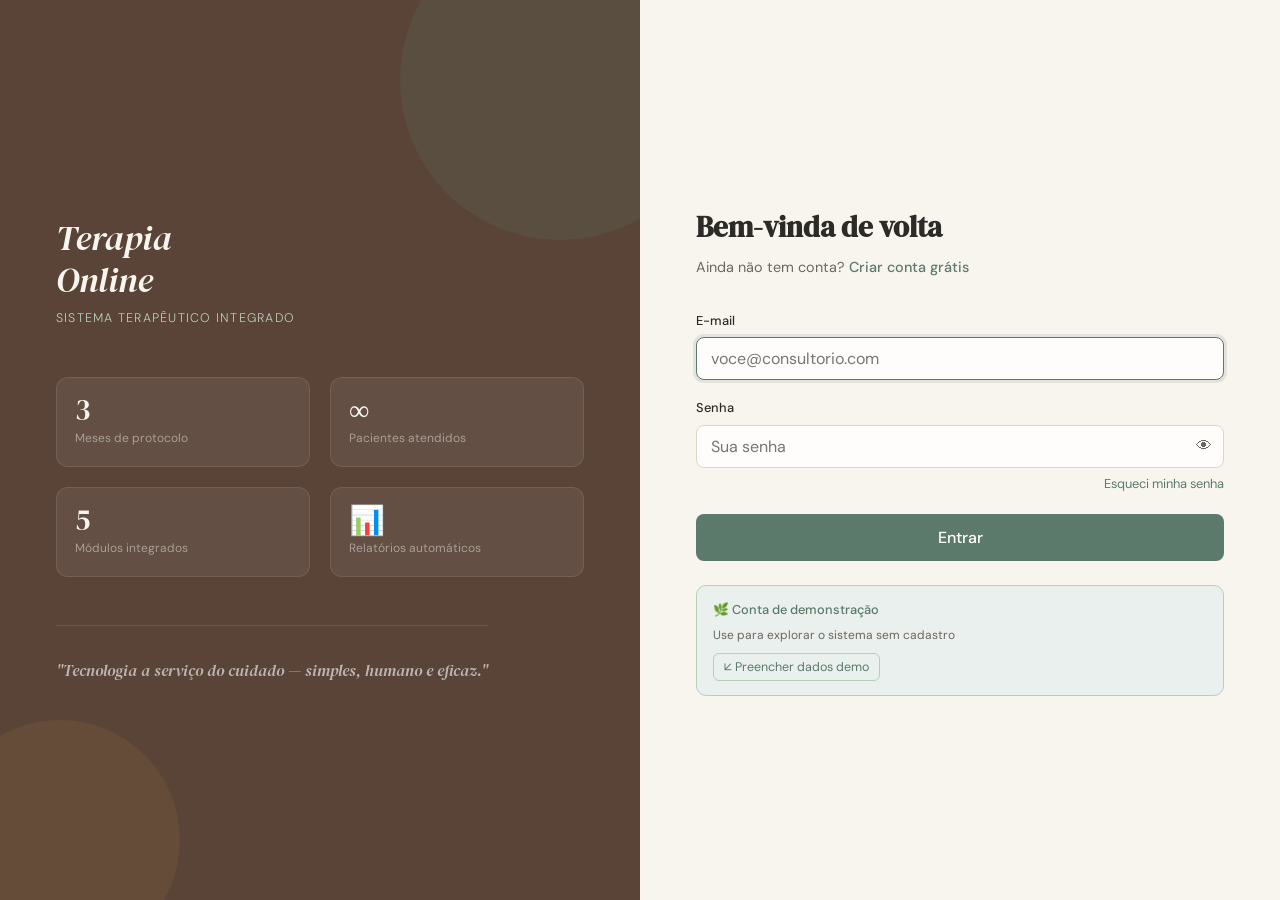
<file: login.html>
<!DOCTYPE html>
<html lang="pt-BR">
<head>
  <meta charset="UTF-8">
  <meta name="viewport" content="width=device-width, initial-scale=1.0, viewport-fit=cover">
  <meta name="theme-color" content="#5A4438">
  <title>Entrar — Terapia Online</title>
  <link rel="stylesheet" href="css/style.css">
  <style>
    body { display:block; background:var(--cream); min-height:100vh; }

    .auth-page {
      min-height: 100vh;
      display: grid;
      grid-template-columns: 1fr 1fr;
    }

    .auth-brand {
      background: var(--bark-dk);
      display: flex;
      flex-direction: column;
      justify-content: center;
      align-items: flex-start;
      padding: 60px 56px;
      position: relative;
      overflow: hidden;
    }

    .auth-brand::before {
      content: '';
      position: absolute;
      top: -80px; right: -80px;
      width: 320px; height: 320px;
      border-radius: 50%;
      background: rgba(92,122,107,.18);
    }

    .auth-brand::after {
      content: '';
      position: absolute;
      bottom: -60px; left: -60px;
      width: 240px; height: 240px;
      border-radius: 50%;
      background: rgba(196,148,58,.10);
    }

    .auth-brand-logo {
      font-family: var(--font-display);
      font-size: 2.2rem;
      color: var(--cream);
      font-style: italic;
      line-height: 1.2;
      margin-bottom: 8px;
      position: relative; z-index:1;
    }

    .auth-brand-sub {
      font-size: .78rem;
      color: var(--sage-md);
      letter-spacing: .1em;
      text-transform: uppercase;
      font-weight: 300;
      margin-bottom: 48px;
      position: relative; z-index:1;
    }

    .auth-brand-stats {
      display: grid;
      grid-template-columns: 1fr 1fr;
      gap: 20px;
      position: relative; z-index:1;
      width: 100%;
    }

    .auth-stat {
      background: rgba(255,255,255,.06);
      border: 1px solid rgba(255,255,255,.1);
      border-radius: 12px;
      padding: 18px;
    }

    .auth-stat-value {
      font-family: var(--font-display);
      font-size: 1.8rem;
      color: var(--cream);
      line-height: 1;
      margin-bottom: 4px;
    }

    .auth-stat-label {
      font-size: .75rem;
      color: rgba(255,255,255,.45);
    }

    .auth-brand-quote {
      margin-top: 48px;
      padding-top: 32px;
      border-top: 1px solid rgba(255,255,255,.1);
      position: relative; z-index:1;
    }

    .auth-brand-quote p {
      font-family: var(--font-display);
      font-style: italic;
      font-size: 1rem;
      color: rgba(255,255,255,.6);
      line-height: 1.6;
    }

    .auth-form-wrap {
      display: flex;
      flex-direction: column;
      justify-content: center;
      padding: 60px 56px;
    }

    .auth-form-header { margin-bottom: 32px; }

    .auth-form-header h1 {
      font-family: var(--font-display);
      font-size: 1.8rem;
      color: var(--text);
      margin-bottom: 6px;
    }

    .auth-form-header p {
      color: var(--muted);
      font-size: .9rem;
    }

    .auth-form-header p a {
      color: var(--sage);
      text-decoration: none;
      font-weight: 500;
    }

    .auth-form-header p a:hover { text-decoration: underline; }

    .auth-error {
      background: #fde8e6;
      border: 1px solid #f0b3ae;
      border-radius: 8px;
      padding: 12px 14px;
      font-size: .875rem;
      color: #a03020;
      display: none;
      align-items: center;
      gap: 8px;
      margin-bottom: 16px;
    }
    .auth-error.visible { display: flex; }

    .forgot-link {
      display: block;
      text-align: right;
      font-size: .8rem;
      color: var(--sage);
      text-decoration: none;
      margin-top: -12px;
      margin-bottom: 20px;
    }

    .forgot-link:hover { text-decoration: underline; }

    .demo-box {
      margin-top: 24px;
      padding: 14px 16px;
      background: var(--sage-lt);
      border: 1px solid var(--sage-md);
      border-radius: 10px;
      font-size: .8rem;
    }

    .demo-box p { color: var(--sage); font-weight: 500; margin-bottom: 4px; }
    .demo-box span { color: var(--muted); font-size: .75rem; }

    .demo-btn {
      display: inline-flex;
      align-items: center;
      gap: 6px;
      margin-top: 8px;
      font-size: .78rem;
      color: var(--sage);
      background: none;
      border: 1px solid var(--sage-md);
      border-radius: 6px;
      padding: 5px 10px;
      cursor: pointer;
      font-family: var(--font-body);
      transition: background .15s;
    }

    .demo-btn:hover { background: var(--sage-md); color: #fff; }

    @media (max-width: 900px) {
      .auth-page { grid-template-columns: 1fr; }
      .auth-brand { display: none; }
      .auth-form-wrap { padding: 40px 28px; min-height: 100vh; justify-content: flex-start; padding-top: 60px; }
    }

    @media (max-width: 480px) {
      .auth-form-wrap { padding: 28px 20px; }
      .auth-form-header h1 { font-size: 1.5rem; }
    }
  </style>
</head>
<body>

<div class="auth-page">

  <!-- BRANDING -->
  <div class="auth-brand">
    <div class="auth-brand-logo">Terapia<br>Online</div>
    <div class="auth-brand-sub">Sistema Terapêutico Integrado</div>

    <div class="auth-brand-stats">
      <div class="auth-stat">
        <div class="auth-stat-value">3</div>
        <div class="auth-stat-label">Meses de protocolo</div>
      </div>
      <div class="auth-stat">
        <div class="auth-stat-value">∞</div>
        <div class="auth-stat-label">Pacientes atendidos</div>
      </div>
      <div class="auth-stat">
        <div class="auth-stat-value">5</div>
        <div class="auth-stat-label">Módulos integrados</div>
      </div>
      <div class="auth-stat">
        <div class="auth-stat-value">📊</div>
        <div class="auth-stat-label">Relatórios automáticos</div>
      </div>
    </div>

    <div class="auth-brand-quote">
      <p>"Tecnologia a serviço do cuidado — simples, humano e eficaz."</p>
    </div>
  </div>

  <!-- FORMULÁRIO -->
  <div class="auth-form-wrap">

    <div class="auth-form-header">
      <h1>Bem-vinda de volta</h1>
      <p>Ainda não tem conta? <a href="cadastro.html">Criar conta grátis</a></p>
    </div>

    <div class="auth-error" id="auth-error">
      <span>⚠</span>
      <span id="auth-error-msg">E-mail ou senha incorretos.</span>
    </div>

    <form id="form-login" novalidate>
      <div class="form-group">
        <label class="form-label">E-mail</label>
        <input type="email" id="email" class="form-control" placeholder="voce@consultorio.com"
               autocomplete="email" required>
      </div>

      <div class="form-group">
        <label class="form-label">Senha</label>
        <div style="position:relative">
          <input type="password" id="senha" class="form-control" placeholder="Sua senha"
                 autocomplete="current-password" required style="padding-right:40px">
          <button type="button"
                  style="position:absolute;right:12px;top:50%;transform:translateY(-50%);background:none;border:none;cursor:pointer;color:var(--muted);font-size:1rem"
                  onclick="toggleSenha()">👁</button>
        </div>
      </div>

      <a href="#" class="forgot-link">Esqueci minha senha</a>

      <button type="submit" class="btn btn-primary w-full" id="btn-login" style="padding:13px;font-size:1rem">
        Entrar
      </button>
    </form>

    <!-- Conta demo -->
    <div class="demo-box">
      <p>🌿 Conta de demonstração</p>
      <span>Use para explorar o sistema sem cadastro</span><br>
      <button class="demo-btn" onclick="preencherDemo()">
        ↙ Preencher dados demo
      </button>
    </div>

  </div>
</div>

<script>
const form = document.getElementById('form-login');

form.addEventListener('submit', async (e) => {
  e.preventDefault();
  clearError();

  const btn   = document.getElementById('btn-login');
  const email = document.getElementById('email').value.trim().toLowerCase();
  const senha = document.getElementById('senha').value;

  if (!email || !senha) {
    showError('Preencha e-mail e senha.');
    return;
  }

  btn.disabled     = true;
  btn.textContent  = 'Entrando…';

  try {
    const res  = await fetch('/api/auth/login', {
      method:  'POST',
      headers: { 'Content-Type': 'application/json' },
      body:    JSON.stringify({ email, senha }),
    });
    const data = await res.json();

    if (!res.ok) {
      showError(data.erro || 'Erro ao fazer login.');
      return;
    }

    window.location.href = 'index.html';

  } catch {
    showError('Não foi possível conectar ao servidor. Certifique-se de que o servidor Flask está rodando (python backend/server.py).');
  } finally {
    btn.disabled    = false;
    btn.textContent = 'Entrar';
  }
});

function toggleSenha() {
  const i = document.getElementById('senha');
  i.type = i.type === 'password' ? 'text' : 'password';
}

function preencherDemo() {
  document.getElementById('email').value = 'ana@terapia.com';
  document.getElementById('senha').value = 'senha123';
}

function showError(msg) {
  const el = document.getElementById('auth-error');
  document.getElementById('auth-error-msg').textContent = msg;
  el.classList.add('visible');
}

function clearError() {
  document.getElementById('auth-error').classList.remove('visible');
}

window.addEventListener('load', () => {
  document.getElementById('email').focus();
});
</script>

</body>
</html>
</file>
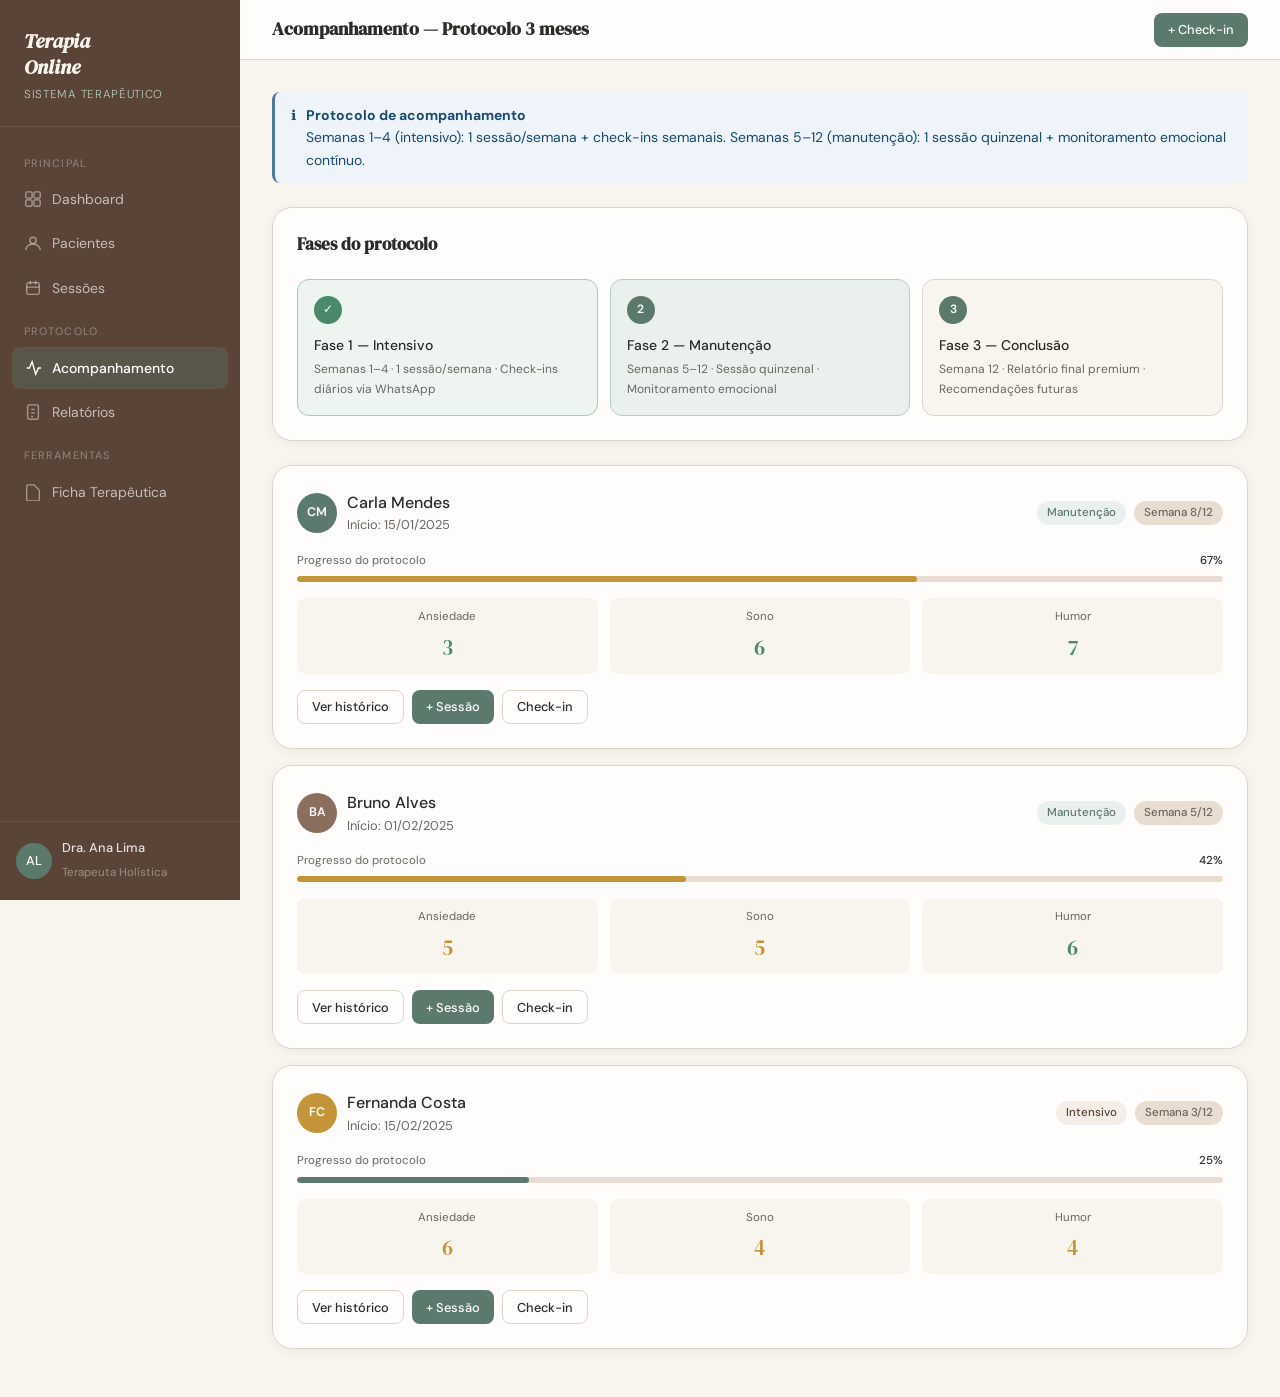
<file: pages/acompanhamento.html>
<!DOCTYPE html>
<html lang="pt-BR">
<head>
  <meta charset="UTF-8">
  <meta name="viewport" content="width=device-width, initial-scale=1.0, viewport-fit=cover">
  <meta name="theme-color" content="#5A4438">
  <meta name="apple-mobile-web-app-capable" content="yes">
  <title>Terapia Online — Acompanhamento</title>
  <link rel="stylesheet" href="../css/style.css">
</head>
<body data-page="acompanhamento">


<!-- Overlay -->
<div class="sidebar-overlay" id="sidebar-overlay" onclick="closeSidebar()"></div>

<aside class="sidebar" id="sidebar" id="sidebar">
  <div class="sidebar-brand">
    <h1>Terapia<br>Online</h1>
    <span>Sistema Terapêutico</span>
  </div>
  <nav class="sidebar-nav">
    <span class="nav-section-label">Principal</span>
    <a href="../index.html" class="nav-item" onclick="closeSidebar()">
      <svg class="icon" viewBox="0 0 20 20" fill="none" stroke="currentColor" stroke-width="1.5"><rect x="2" y="2" width="7" height="7" rx="1.5"/><rect x="11" y="2" width="7" height="7" rx="1.5"/><rect x="2" y="11" width="7" height="7" rx="1.5"/><rect x="11" y="11" width="7" height="7" rx="1.5"/></svg>
      Dashboard
    </a>
    <a href="pacientes.html" class="nav-item" onclick="closeSidebar()">
      <svg class="icon" viewBox="0 0 20 20" fill="none" stroke="currentColor" stroke-width="1.5"><circle cx="10" cy="6" r="3.5"/><path d="M2 17c0-4 3.6-7 8-7s8 3 8 7"/></svg>
      Pacientes
    </a>
    <a href="sessoes.html" class="nav-item" onclick="closeSidebar()">
      <svg class="icon" viewBox="0 0 20 20" fill="none" stroke="currentColor" stroke-width="1.5"><rect x="3" y="4" width="14" height="13" rx="2"/><path d="M7 2v4M13 2v4M3 9h14"/></svg>
      Sessões
    </a>
    <span class="nav-section-label">Protocolo</span>
    <a href="acompanhamento.html" class="nav-item active" onclick="closeSidebar()">
      <svg class="icon" viewBox="0 0 20 20" fill="none" stroke="currentColor" stroke-width="1.5"><path d="M3 10h3l3-7 4 14 3-7h3"/></svg>
      Acompanhamento
    </a>
    <a href="relatorios.html" class="nav-item" onclick="closeSidebar()">
      <svg class="icon" viewBox="0 0 20 20" fill="none" stroke="currentColor" stroke-width="1.5"><rect x="4" y="2" width="12" height="16" rx="2"/><path d="M8 7h4M8 11h4M8 15h2"/></svg>
      Relatórios
    </a>
    <span class="nav-section-label">Ferramentas</span>
    <a href="ficha.html" class="nav-item" onclick="closeSidebar()">
      <svg class="icon" viewBox="0 0 20 20" fill="none" stroke="currentColor" stroke-width="1.5"><path d="M9 2H5a2 2 0 00-2 2v14a2 2 0 002 2h10a2 2 0 002-2V8l-6-6z"/></svg>
      Ficha Terapêutica
    </a>
  </nav>
  <div class="sidebar-footer">
    <div class="therapist-card">
      <div class="therapist-avatar">AL</div>
      <div class="therapist-info">
        <p>Dra. Ana Lima</p>
        <span>Terapeuta Holística</span>
      </div>
    </div>
  </div>
</aside>

<main class="main">
  <header class="topbar">
    <button class="menu-toggle" id="menu-toggle" aria-label="Abrir menu" onclick="toggleSidebar()"><span></span><span></span><span></span></button>
    <h2 class="topbar-title">Acompanhamento — Protocolo 3 meses</h2>
    <div class="topbar-actions">
      <button class="btn btn-primary btn-sm" onclick="openModal('modal-checkin')">+ Check-in</button>
    </div>
  </header>

  <div class="content">

    <div class="alert alert-info mb-24">
      <span>ℹ</span>
      <div>
        <strong>Protocolo de acompanhamento</strong><br>
        <span>Semanas 1–4 (intensivo): 1 sessão/semana + check-ins semanais. Semanas 5–12 (manutenção): 1 sessão quinzenal + monitoramento emocional contínuo.</span>
      </div>
    </div>

    <!-- Protocolo visual -->
    <div class="card mb-24">
      <div class="card-header">
        <h3 class="card-title">Fases do protocolo</h3>
      </div>
      <div class="protocol-steps">
        <div class="protocol-step done">
          <div class="step-num">✓</div>
          <p class="step-title">Fase 1 — Intensivo</p>
          <p class="step-desc">Semanas 1–4 · 1 sessão/semana · Check-ins diários via WhatsApp</p>
        </div>
        <div class="protocol-step active">
          <div class="step-num">2</div>
          <p class="step-title">Fase 2 — Manutenção</p>
          <p class="step-desc">Semanas 5–12 · Sessão quinzenal · Monitoramento emocional</p>
        </div>
        <div class="protocol-step">
          <div class="step-num">3</div>
          <p class="step-title">Fase 3 — Conclusão</p>
          <p class="step-desc">Semana 12 · Relatório final premium · Recomendações futuras</p>
        </div>
      </div>
    </div>

    <!-- Lista de pacientes em acompanhamento -->
    <div id="acomp-lista"></div>

  </div>
</main>

<!-- MODAL: Check-in -->
<div class="modal-overlay" id="modal-checkin">
  <div class="modal">
    <div class="modal-header">
      <h3 class="modal-title">Registrar check-in</h3>
      <button class="modal-close" onclick="closeModal('modal-checkin')">✕</button>
    </div>
    <form id="form-checkin">
      <div class="alert alert-info mb-16">
        <span>💬</span>
        <span>Registre o check-in semanal do paciente (resposta ao WhatsApp automático).</span>
      </div>
      <div class="form-group">
        <label class="form-label">Paciente <span>*</span></label>
        <select id="checkin-pac" class="form-control" required></select>
      </div>
      <div class="form-row">
        <div class="form-group">
          <label class="form-label">Ansiedade (1=alta · 10=baixa) <span>*</span></label>
          <input type="number" id="ci-ansiedade" class="form-control" min="1" max="10" placeholder="1–10" required>
        </div>
        <div class="form-group">
          <label class="form-label">Qualidade do sono (1–10) <span>*</span></label>
          <input type="number" id="ci-sono" class="form-control" min="1" max="10" placeholder="1–10" required>
        </div>
      </div>
      <div class="form-group">
        <label class="form-label">Humor geral (1–10) <span>*</span></label>
        <input type="number" id="ci-humor" class="form-control" min="1" max="10" placeholder="1–10" required>
        <p class="form-hint">1 = muito mal · 10 = excelente</p>
      </div>
      <div class="form-group">
        <label class="form-label">Nota do paciente (opcional)</label>
        <textarea id="ci-nota" class="form-control" rows="2" placeholder="O que o paciente relatou no check-in..."></textarea>
      </div>
      <div style="display:flex;gap:10px;justify-content:flex-end">
        <button type="button" class="btn btn-outline" onclick="closeModal('modal-checkin')">Cancelar</button>
        <button type="submit" class="btn btn-primary">Registrar</button>
      </div>
    </form>
  </div>
</div>

<!-- MODAL: Ver paciente (reutilizado) -->
<div class="modal-overlay" id="modal-paciente">
  <div class="modal">
    <div class="modal-header">
      <h3 class="modal-title">Ficha do paciente</h3>
      <button class="modal-close" onclick="closeModal('modal-paciente')">✕</button>
    </div>
    <div id="modal-paciente-content"></div>
    <div style="margin-top:20px;display:flex;justify-content:flex-end">
      <button class="btn btn-outline" onclick="closeModal('modal-paciente')">Fechar</button>
    </div>
  </div>
</div>

<!-- MODAL: Nova sessão -->
<div class="modal-overlay" id="modal-sessao">
  <div class="modal">
    <div class="modal-header">
      <h3 class="modal-title">Registrar sessão</h3>
      <button class="modal-close" onclick="closeModal('modal-sessao')">✕</button>
    </div>
    <form id="form-sessao-acomp">
      <div class="form-group">
        <label class="form-label">Paciente</label>
        <select id="sessao-pac-acomp" class="form-control"></select>
      </div>
      <div class="form-row">
        <div class="form-group">
          <label class="form-label">Data</label>
          <input type="date" id="sessao-data-acomp" class="form-control">
        </div>
        <div class="form-group">
          <label class="form-label">Técnica</label>
          <input type="text" id="sessao-tec-acomp" class="form-control" placeholder="Técnica aplicada">
        </div>
      </div>
      <div class="form-group">
        <label class="form-label">Notas</label>
        <textarea id="sessao-notas-acomp" class="form-control" rows="3"></textarea>
      </div>
      <div style="display:flex;gap:10px;justify-content:flex-end">
        <button type="button" class="btn btn-outline" onclick="closeModal('modal-sessao')">Cancelar</button>
        <button type="submit" class="btn btn-primary">Salvar</button>
      </div>
    </form>
  </div>
</div>

<script src="../js/app.js"></script>
<script src="../js/pacientes.js"></script>
<script src="../js/sessoes.js"></script>
<script>
function novaSessaoParaPaciente(id) {
  const pacientes = DB.get('pacientes') || [];
  const sel = document.getElementById('sessao-pac-acomp');
  if (sel) {
    sel.innerHTML = pacientes.map(p => `<option value="${p.id}" ${p.id === id ? 'selected' : ''}>${p.nome}</option>`).join('');
  }
  openModal('modal-sessao');
}

document.getElementById('form-sessao-acomp')?.addEventListener('submit', function(e) {
  e.preventDefault();
  const sessoes   = DB.get('sessoes') || [];
  const pacientes = DB.get('pacientes') || [];
  const pacId     = document.getElementById('sessao-pac-acomp').value;
  sessoes.push({
    id: gerarId('s'),
    pacienteId: pacId,
    data: document.getElementById('sessao-data-acomp').value || todayStr(),
    duracao: 60,
    tecnica: document.getElementById('sessao-tec-acomp').value,
    scorePre: { ansiedade: 5, humor: 5 },
    scorePos: { ansiedade: 3, humor: 7 },
    notas: document.getElementById('sessao-notas-acomp').value,
    recomendacoes: '',
    evolucao: 'Boa',
  });
  DB.set('sessoes', sessoes);
  const pIdx = pacientes.findIndex(p => p.id === pacId);
  if (pIdx >= 0) {
    pacientes[pIdx].sessoes = (pacientes[pIdx].sessoes || 0) + 1;
    pacientes[pIdx].semana  = Math.min((pacientes[pIdx].semana || 0) + 1, 12);
    DB.set('pacientes', pacientes);
  }
  closeModal('modal-sessao');
  renderAcompanhamento();
  toast('Sessão registrada!');
  e.target.reset();
});
</script>

<!-- BOTTOM NAV -->
<nav class="bottom-nav">
  <div class="bottom-nav-inner">
    <a href="../index.html" class="bottom-nav-item">
      <svg viewBox="0 0 20 20" fill="none" stroke="currentColor" stroke-width="1.5"><rect x="2" y="2" width="7" height="7" rx="1.5"/><rect x="11" y="2" width="7" height="7" rx="1.5"/><rect x="2" y="11" width="7" height="7" rx="1.5"/><rect x="11" y="11" width="7" height="7" rx="1.5"/></svg>
      Início
    </a>
    <a href="pacientes.html" class="bottom-nav-item">
      <svg viewBox="0 0 20 20" fill="none" stroke="currentColor" stroke-width="1.5"><circle cx="10" cy="6" r="3.5"/><path d="M2 17c0-4 3.6-7 8-7s8 3 8 7"/></svg>
      Pacientes
    </a>
    <a href="sessoes.html" class="bottom-nav-item">
      <svg viewBox="0 0 20 20" fill="none" stroke="currentColor" stroke-width="1.5"><rect x="3" y="4" width="14" height="13" rx="2"/><path d="M7 2v4M13 2v4M3 9h14"/></svg>
      Sessões
    </a>
    <a href="acompanhamento.html" class="bottom-nav-item active">
      <svg viewBox="0 0 20 20" fill="none" stroke="currentColor" stroke-width="1.5"><path d="M3 10h3l3-7 4 14 3-7h3"/></svg>
      Protocolo
    </a>
    <a href="relatorios.html" class="bottom-nav-item">
      <svg viewBox="0 0 20 20" fill="none" stroke="currentColor" stroke-width="1.5"><rect x="4" y="2" width="12" height="16" rx="2"/><path d="M8 7h4M8 11h4M8 15h2"/></svg>
      Relatórios
    </a>
  </div>
</nav>

<script src="../js/mobile.js"></script>
</body>
</html>
</file>
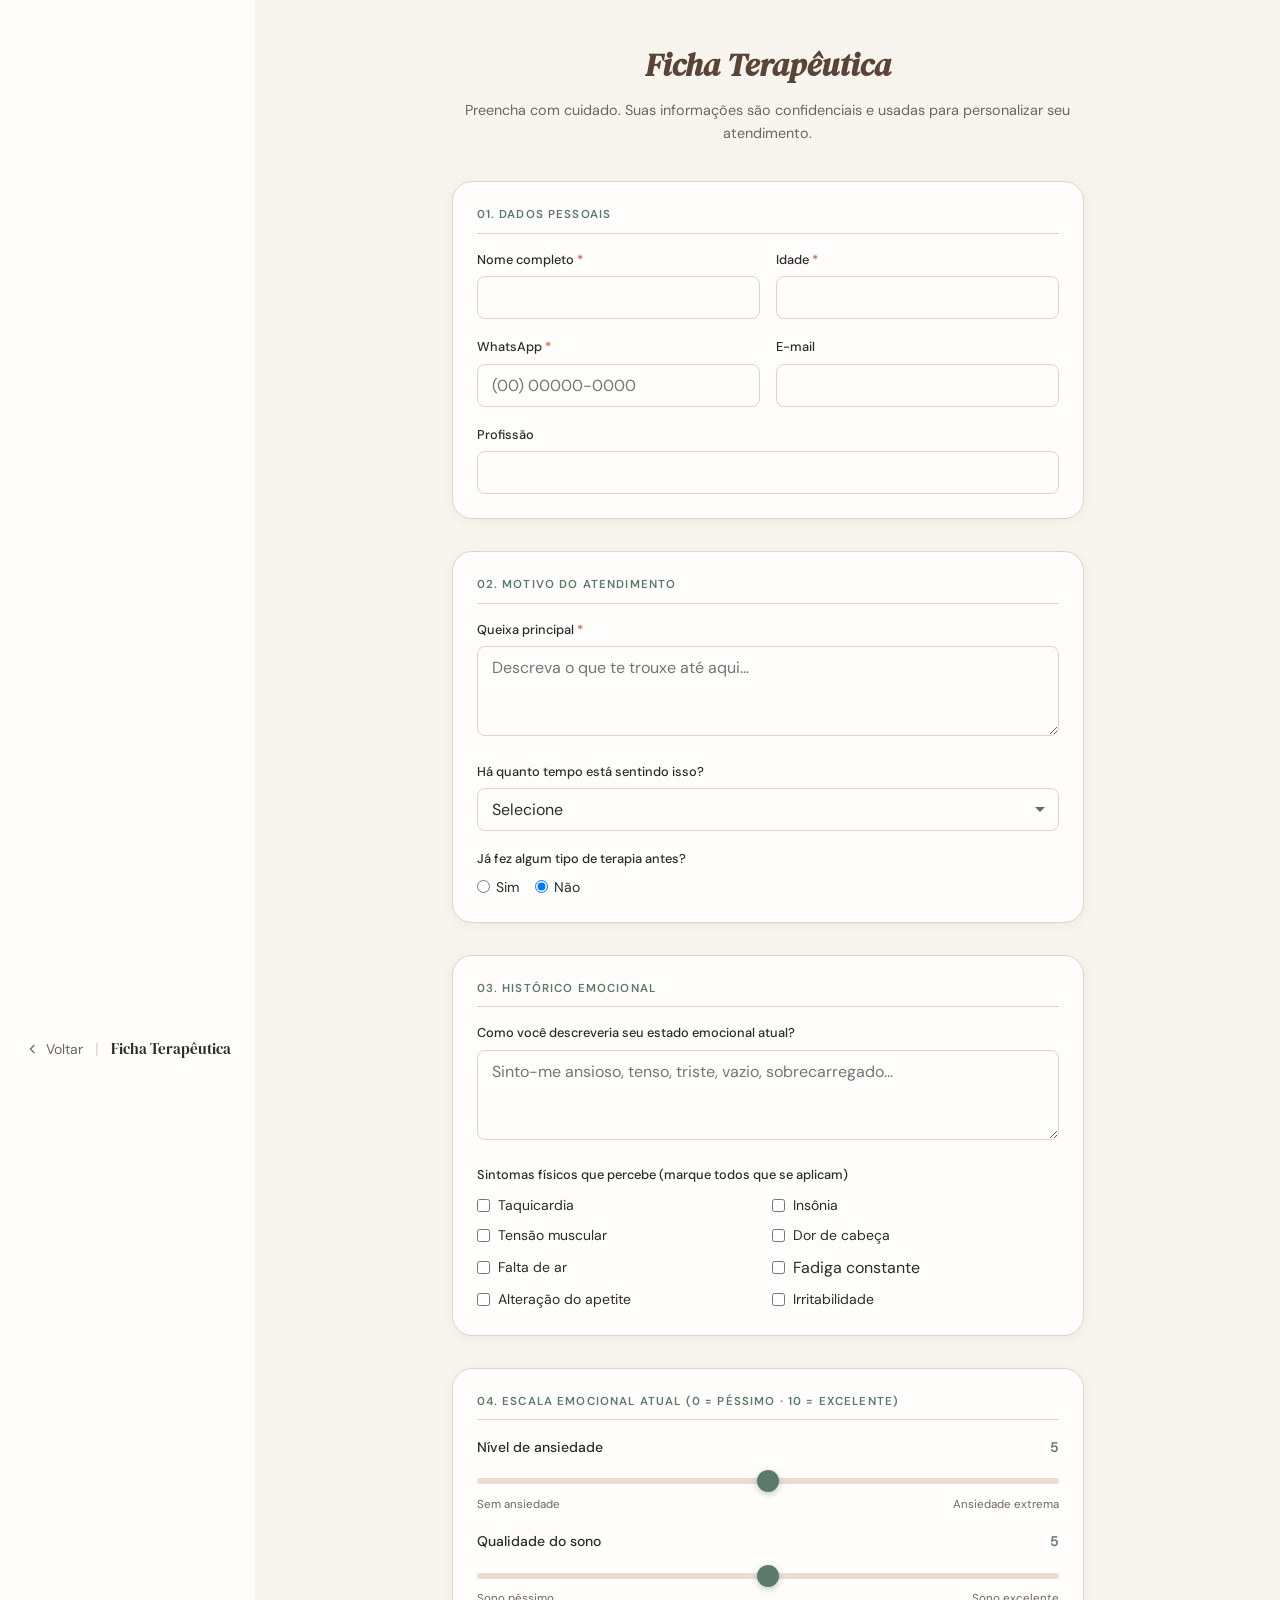
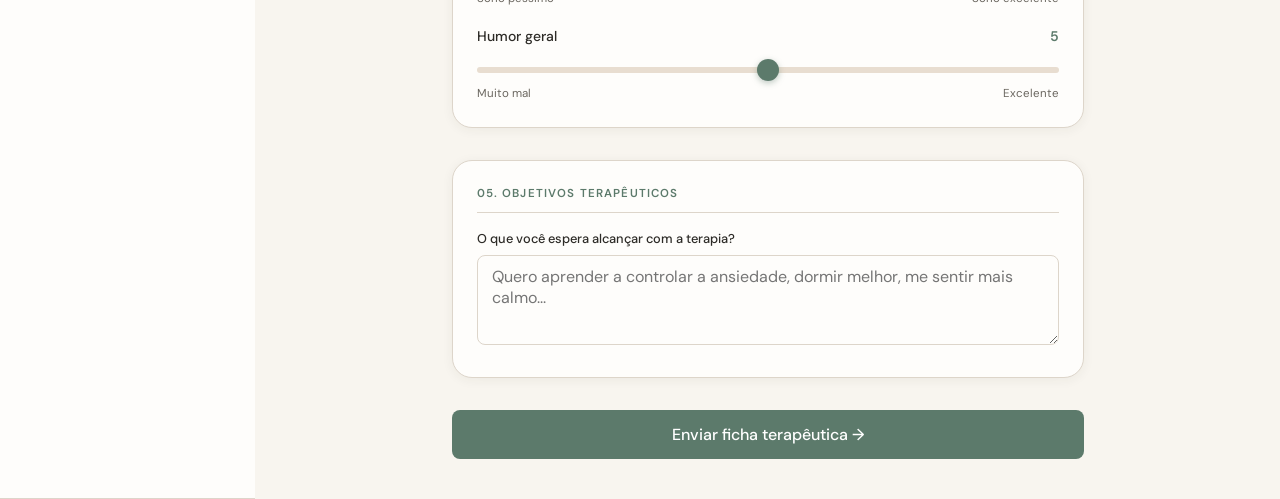
<file: pages/ficha.html>
<!DOCTYPE html>
<html lang="pt-BR">
<head>
  <meta charset="UTF-8">
  <meta name="viewport" content="width=device-width, initial-scale=1.0, viewport-fit=cover">
  <meta name="theme-color" content="#5A4438">
  <meta name="apple-mobile-web-app-capable" content="yes">
  <title>Ficha Terapêutica Digital</title>
  <link rel="stylesheet" href="../css/style.css">
  <style>
    .ficha-wrap {
      max-width: 680px;
      margin: 0 auto;
      padding: 40px 24px;
    }
    .ficha-header {
      text-align: center;
      margin-bottom: 36px;
    }
    .ficha-header h1 {
      font-family: var(--font-display);
      font-size: 2rem;
      font-style: italic;
      color: var(--bark-dk);
      margin-bottom: 8px;
    }
    .ficha-header p {
      color: var(--muted);
      font-size: .9rem;
    }
    .section-title {
      font-size: .72rem;
      text-transform: uppercase;
      letter-spacing: .1em;
      color: var(--sage);
      font-weight: 600;
      margin-bottom: 16px;
      padding-bottom: 8px;
      border-bottom: 1px solid var(--border);
    }
    .section { margin-bottom: 32px; }
    .scale-group {
      display: flex;
      flex-direction: column;
      gap: 16px;
    }
    .scale-item label {
      display: flex;
      justify-content: space-between;
      align-items: center;
      margin-bottom: 8px;
    }
    .scale-item label span:first-child { font-size: .875rem; font-weight: 500; }
    .scale-item label span:last-child  { font-size: .875rem; font-weight: 600; color: var(--sage); }
    input[type=range] { width: 100%; }
    .success-card {
      text-align: center;
      padding: 48px 24px;
      display: none;
    }
    .success-icon {
      width: 72px;
      height: 72px;
      background: var(--sage-lt);
      border-radius: 50%;
      display: flex;
      align-items: center;
      justify-content: center;
      font-size: 2rem;
      margin: 0 auto 20px;
    }
  </style>
</head>
<body style="background:var(--cream);min-height:100vh">


<div style="background:var(--white);border-bottom:1px solid var(--border);padding:12px 24px;display:flex;align-items:center;gap:12px;position:sticky;top:0;z-index:10">
  <a href="../index.html" style="display:flex;align-items:center;gap:6px;text-decoration:none;color:var(--muted);font-size:.875rem">
    <svg width="16" height="16" viewBox="0 0 20 20" fill="none" stroke="currentColor" stroke-width="1.5"><path d="M13 15l-5-5 5-5"/></svg>
    Voltar
  </a>
  <span style="color:var(--border)">|</span>
  <span style="font-family:var(--font-display);font-size:.95rem">Ficha Terapêutica</span>
</div>

<div class="ficha-wrap">

  <!-- Standalone (sem sidebar) -->
  <div class="ficha-header">
    <h1>Ficha Terapêutica</h1>
    <p>Preencha com cuidado. Suas informações são confidenciais e usadas para personalizar seu atendimento.</p>
  </div>

  <div id="form-section">
    <form id="form-ficha">
      <!-- 1. Dados pessoais -->
      <div class="section card mb-24">
        <p class="section-title">01. Dados pessoais</p>
        <div class="form-row">
          <div class="form-group">
            <label class="form-label">Nome completo <span>*</span></label>
            <input type="text" id="fi-nome" class="form-control" required>
          </div>
          <div class="form-group">
            <label class="form-label">Idade <span>*</span></label>
            <input type="number" id="fi-idade" class="form-control" min="1" max="120" required>
          </div>
        </div>
        <div class="form-row">
          <div class="form-group">
            <label class="form-label">WhatsApp <span>*</span></label>
            <input type="tel" id="fi-whatsapp" class="form-control" placeholder="(00) 00000-0000" required>
          </div>
          <div class="form-group">
            <label class="form-label">E-mail</label>
            <input type="email" id="fi-email" class="form-control">
          </div>
        </div>
        <div class="form-group mb-0">
          <label class="form-label">Profissão</label>
          <input type="text" id="fi-profissao" class="form-control">
        </div>
      </div>

      <!-- 2. Queixa -->
      <div class="section card mb-24">
        <p class="section-title">02. Motivo do atendimento</p>
        <div class="form-group">
          <label class="form-label">Queixa principal <span>*</span></label>
          <textarea id="fi-queixa" class="form-control" rows="3" placeholder="Descreva o que te trouxe até aqui..." required></textarea>
        </div>
        <div class="form-group">
          <label class="form-label">Há quanto tempo está sentindo isso?</label>
          <select id="fi-tempo" class="form-control">
            <option value="">Selecione</option>
            <option>Menos de 1 mês</option>
            <option>1–3 meses</option>
            <option>3–6 meses</option>
            <option>6–12 meses</option>
            <option>Mais de 1 ano</option>
            <option>Mais de 5 anos</option>
          </select>
        </div>
        <div class="form-group mb-0">
          <label class="form-label">Já fez algum tipo de terapia antes?</label>
          <div style="display:flex;gap:16px;margin-top:4px">
            <label style="display:flex;align-items:center;gap:6px;font-size:.875rem;cursor:pointer">
              <input type="radio" name="terapia-anterior" value="sim"> Sim
            </label>
            <label style="display:flex;align-items:center;gap:6px;font-size:.875rem;cursor:pointer">
              <input type="radio" name="terapia-anterior" value="nao" checked> Não
            </label>
          </div>
        </div>
      </div>

      <!-- 3. Histórico emocional -->
      <div class="section card mb-24">
        <p class="section-title">03. Histórico emocional</p>
        <div class="form-group">
          <label class="form-label">Como você descreveria seu estado emocional atual?</label>
          <textarea id="fi-emocional" class="form-control" rows="3" placeholder="Sinto-me ansioso, tenso, triste, vazio, sobrecarregado..."></textarea>
        </div>
        <div class="form-group mb-0">
          <label class="form-label">Sintomas físicos que percebe (marque todos que se aplicam)</label>
          <div style="display:grid;grid-template-columns:1fr 1fr;gap:8px;margin-top:8px" id="sintomas-grid">
            <label style="display:flex;gap:8px;align-items:center;font-size:.875rem;cursor:pointer"><input type="checkbox" value="taquicardia"> Taquicardia</label>
            <label style="display:flex;gap:8px;align-items:center;font-size:.875rem;cursor:pointer"><input type="checkbox" value="insonia"> Insônia</label>
            <label style="display:flex;gap:8px;align-items:center;font-size:.875rem;cursor:pointer"><input type="checkbox" value="tensao-muscular"> Tensão muscular</label>
            <label style="display:flex;gap:8px;align-items:center;font-size:.875rem;cursor:pointer"><input type="checkbox" value="dor-cabeca"> Dor de cabeça</label>
            <label style="display:flex;gap:8px;align-items:center;font-size:.875rem;cursor:pointer"><input type="checkbox" value="falta-ar"> Falta de ar</label>
            <label style="display:flex;gap:8px;align-items:center;font-size:.875nm;cursor:pointer"><input type="checkbox" value="fadiga"> Fadiga constante</label>
            <label style="display:flex;gap:8px;align-items:center;font-size:.875rem;cursor:pointer"><input type="checkbox" value="apetite"> Alteração do apetite</label>
            <label style="display:flex;gap:8px;align-items:center;font-size:.875rem;cursor:pointer"><input type="checkbox" value="irritabilidade"> Irritabilidade</label>
          </div>
        </div>
      </div>

      <!-- 4. Escala emocional -->
      <div class="section card mb-24">
        <p class="section-title">04. Escala emocional atual (0 = péssimo · 10 = excelente)</p>
        <div class="scale-group">
          <div class="scale-item">
            <label>
              <span>Nível de ansiedade</span>
              <span id="val-ans">5</span>
            </label>
            <input type="range" id="scale-ans" min="0" max="10" value="5" oninput="document.getElementById('val-ans').textContent=this.value">
            <div style="display:flex;justify-content:space-between;font-size:.72rem;color:var(--muted);margin-top:4px">
              <span>Sem ansiedade</span>
              <span>Ansiedade extrema</span>
            </div>
          </div>
          <div class="scale-item">
            <label>
              <span>Qualidade do sono</span>
              <span id="val-sono">5</span>
            </label>
            <input type="range" id="scale-sono" min="0" max="10" value="5" oninput="document.getElementById('val-sono').textContent=this.value">
            <div style="display:flex;justify-content:space-between;font-size:.72rem;color:var(--muted);margin-top:4px">
              <span>Sono péssimo</span>
              <span>Sono excelente</span>
            </div>
          </div>
          <div class="scale-item">
            <label>
              <span>Humor geral</span>
              <span id="val-humor">5</span>
            </label>
            <input type="range" id="scale-humor" min="0" max="10" value="5" oninput="document.getElementById('val-humor').textContent=this.value">
            <div style="display:flex;justify-content:space-between;font-size:.72rem;color:var(--muted);margin-top:4px">
              <span>Muito mal</span>
              <span>Excelente</span>
            </div>
          </div>
        </div>
      </div>

      <!-- 5. Objetivos -->
      <div class="section card mb-32">
        <p class="section-title">05. Objetivos terapêuticos</p>
        <div class="form-group mb-0">
          <label class="form-label">O que você espera alcançar com a terapia?</label>
          <textarea id="fi-objetivos" class="form-control" rows="3" placeholder="Quero aprender a controlar a ansiedade, dormir melhor, me sentir mais calmo..."></textarea>
        </div>
      </div>

      <button type="submit" class="btn btn-primary w-full" style="padding:14px;font-size:1rem">
        Enviar ficha terapêutica →
      </button>
    </form>
  </div>

  <!-- Sucesso -->
  <div class="success-card card" id="success-section">
    <div class="success-icon">🌿</div>
    <h2 style="font-family:var(--font-display);font-size:1.6rem;margin-bottom:8px">Ficha recebida!</h2>
    <p style="color:var(--muted);margin-bottom:24px">Obrigado por compartilhar. Em breve entraremos em contato pelo WhatsApp para agendar sua primeira sessão.</p>
    <a href="../index.html" class="btn btn-outline">Voltar ao dashboard</a>
  </div>

</div>

<script src="../js/app.js"></script>
<script>
document.getElementById('form-ficha').addEventListener('submit', function(e) {
  e.preventDefault();
  const sintomas = [...document.querySelectorAll('#sintomas-grid input:checked')].map(i => i.value);
  const novoPaciente = {
    id: gerarId('p'),
    nome: document.getElementById('fi-nome').value,
    idade: parseInt(document.getElementById('fi-idade').value),
    whatsapp: document.getElementById('fi-whatsapp').value,
    email: document.getElementById('fi-email').value || '',
    queixa: document.getElementById('fi-queixa').value,
    status: 'aguardando',
    inicio: todayStr(),
    semana: 0,
    score: {
      ansiedade: parseInt(document.getElementById('scale-ans').value),
      sono: parseInt(document.getElementById('scale-sono').value),
      humor: parseInt(document.getElementById('scale-humor').value),
    },
    sessoes: 0,
    avatar: iniciais(document.getElementById('fi-nome').value),
    cor: ['sage','bark','gold','info'][Math.floor(Math.random()*4)],
    historico: document.getElementById('fi-emocional').value || '',
    sintomas,
    objetivos: document.getElementById('fi-objetivos').value,
  };

  const pacientes = DB.get('pacientes') || [];
  pacientes.push(novoPaciente);
  DB.set('pacientes', pacientes);

  document.getElementById('form-section').style.display = 'none';
  const suc = document.getElementById('success-section');
  suc.style.display = 'block';
});
</script>
<script src="../js/mobile.js"></script>
</body>
</html>
</file>
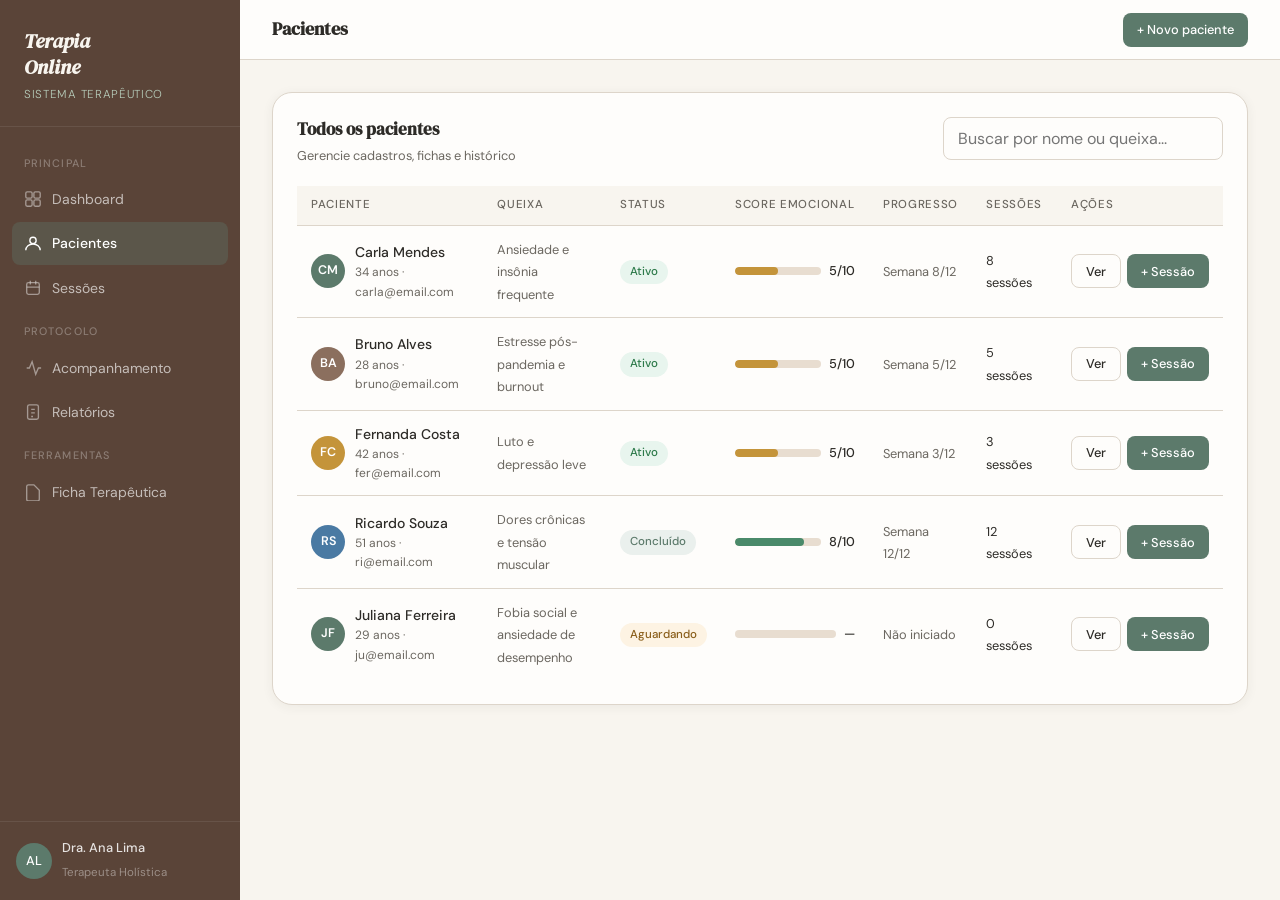
<file: pages/pacientes.html>
<!DOCTYPE html>
<html lang="pt-BR">
<head>
  <meta charset="UTF-8">
  <meta name="viewport" content="width=device-width, initial-scale=1.0, viewport-fit=cover">
  <meta name="theme-color" content="#5A4438">
  <meta name="apple-mobile-web-app-capable" content="yes">
  <title>Terapia Online — Pacientes</title>
  <link rel="stylesheet" href="../css/style.css">
</head>
<body data-page="pacientes">


<!-- Overlay -->
<div class="sidebar-overlay" id="sidebar-overlay" onclick="closeSidebar()"></div>

<aside class="sidebar" id="sidebar" id="sidebar">
  <div class="sidebar-brand">
    <h1>Terapia<br>Online</h1>
    <span>Sistema Terapêutico</span>
  </div>
  <nav class="sidebar-nav">
    <span class="nav-section-label">Principal</span>
    <a href="../index.html" class="nav-item" onclick="closeSidebar()">
      <svg class="icon" viewBox="0 0 20 20" fill="none" stroke="currentColor" stroke-width="1.5"><rect x="2" y="2" width="7" height="7" rx="1.5"/><rect x="11" y="2" width="7" height="7" rx="1.5"/><rect x="2" y="11" width="7" height="7" rx="1.5"/><rect x="11" y="11" width="7" height="7" rx="1.5"/></svg>
      Dashboard
    </a>
    <a href="pacientes.html" class="nav-item active" onclick="closeSidebar()">
      <svg class="icon" viewBox="0 0 20 20" fill="none" stroke="currentColor" stroke-width="1.5"><circle cx="10" cy="6" r="3.5"/><path d="M2 17c0-4 3.6-7 8-7s8 3 8 7"/></svg>
      Pacientes
    </a>
    <a href="sessoes.html" class="nav-item" onclick="closeSidebar()">
      <svg class="icon" viewBox="0 0 20 20" fill="none" stroke="currentColor" stroke-width="1.5"><rect x="3" y="4" width="14" height="13" rx="2"/><path d="M7 2v4M13 2v4M3 9h14"/></svg>
      Sessões
    </a>
    <span class="nav-section-label">Protocolo</span>
    <a href="acompanhamento.html" class="nav-item" onclick="closeSidebar()">
      <svg class="icon" viewBox="0 0 20 20" fill="none" stroke="currentColor" stroke-width="1.5"><path d="M3 10h3l3-7 4 14 3-7h3"/></svg>
      Acompanhamento
    </a>
    <a href="relatorios.html" class="nav-item" onclick="closeSidebar()">
      <svg class="icon" viewBox="0 0 20 20" fill="none" stroke="currentColor" stroke-width="1.5"><rect x="4" y="2" width="12" height="16" rx="2"/><path d="M8 7h4M8 11h4M8 15h2"/></svg>
      Relatórios
    </a>
    <span class="nav-section-label">Ferramentas</span>
    <a href="ficha.html" class="nav-item" onclick="closeSidebar()">
      <svg class="icon" viewBox="0 0 20 20" fill="none" stroke="currentColor" stroke-width="1.5"><path d="M9 2H5a2 2 0 00-2 2v14a2 2 0 002 2h10a2 2 0 002-2V8l-6-6z"/></svg>
      Ficha Terapêutica
    </a>
  </nav>
  <div class="sidebar-footer">
    <div class="therapist-card">
      <div class="therapist-avatar">AL</div>
      <div class="therapist-info">
        <p>Dra. Ana Lima</p>
        <span>Terapeuta Holística</span>
      </div>
    </div>
  </div>
</aside>

<main class="main">
  <header class="topbar">
    <button class="menu-toggle" id="menu-toggle" aria-label="Abrir menu" onclick="toggleSidebar()"><span></span><span></span><span></span></button>
    <h2 class="topbar-title">Pacientes</h2>
    <div class="topbar-actions">
      <button class="btn btn-primary btn-sm" onclick="openModal('modal-novo-paciente')">+ Novo paciente</button>
    </div>
  </header>

  <div class="content">
    <div class="card">
      <div class="card-header">
        <div>
          <h3 class="card-title">Todos os pacientes</h3>
          <p class="card-subtitle">Gerencie cadastros, fichas e histórico</p>
        </div>
        <input type="search" id="busca-paciente" class="form-control" placeholder="Buscar por nome ou queixa..." style="width:280px">
      </div>
      <div class="table-wrap">
        <table>
          <thead>
            <tr>
              <th>Paciente</th>
              <th>Queixa</th>
              <th>Status</th>
              <th>Score emocional</th>
              <th>Progresso</th>
              <th>Sessões</th>
              <th>Ações</th>
            </tr>
          </thead>
          <tbody id="pacientes-tbody"></tbody>
        </table>
      </div>
    </div>
  </div>
</main>

<!-- MODAL: Ver paciente -->
<div class="modal-overlay" id="modal-paciente">
  <div class="modal">
    <div class="modal-header">
      <h3 class="modal-title">Ficha do paciente</h3>
      <button class="modal-close" onclick="closeModal('modal-paciente')">✕</button>
    </div>
    <div id="modal-paciente-content"></div>
    <div style="margin-top:20px;display:flex;justify-content:flex-end">
      <button class="btn btn-outline" onclick="closeModal('modal-paciente')">Fechar</button>
    </div>
  </div>
</div>

<!-- MODAL: Nova sessão -->
<div class="modal-overlay" id="modal-sessao">
  <div class="modal">
    <div class="modal-header">
      <h3 class="modal-title">Registrar sessão</h3>
      <button class="modal-close" onclick="closeModal('modal-sessao')">✕</button>
    </div>
    <form id="form-sessao">
      <div class="form-group">
        <label class="form-label">Paciente <span>*</span></label>
        <select id="sessao-paciente" class="form-control" required></select>
      </div>
      <div class="form-row">
        <div class="form-group">
          <label class="form-label">Data <span>*</span></label>
          <input type="date" id="sessao-data" class="form-control" required>
        </div>
        <div class="form-group">
          <label class="form-label">Duração (min)</label>
          <input type="number" id="sessao-duracao" class="form-control" value="60" min="10" max="180">
        </div>
      </div>
      <div class="form-group">
        <label class="form-label">Técnica aplicada <span>*</span></label>
        <input type="text" id="sessao-tecnica" class="form-control" placeholder="Ex: Auriculoterapia + Escuta ativa" required>
      </div>
      <div class="form-row">
        <div class="form-group">
          <label class="form-label">Ansiedade antes (1–10)</label>
          <input type="number" id="sessao-pre-ans" class="form-control" min="1" max="10" value="5">
        </div>
        <div class="form-group">
          <label class="form-label">Humor antes (1–10)</label>
          <input type="number" id="sessao-pre-humor" class="form-control" min="1" max="10" value="5">
        </div>
      </div>
      <div class="form-row">
        <div class="form-group">
          <label class="form-label">Ansiedade depois (1–10)</label>
          <input type="number" id="sessao-pos-ans" class="form-control" min="1" max="10" value="3">
        </div>
        <div class="form-group">
          <label class="form-label">Humor depois (1–10)</label>
          <input type="number" id="sessao-pos-humor" class="form-control" min="1" max="10" value="7">
        </div>
      </div>
      <div class="form-group">
        <label class="form-label">Notas da sessão <span>*</span></label>
        <textarea id="sessao-notas" class="form-control" rows="3" placeholder="Observações, insights, conteúdo abordado..." required></textarea>
      </div>
      <div class="form-group">
        <label class="form-label">Recomendações</label>
        <textarea id="sessao-recom" class="form-control" rows="2" placeholder="Práticas para casa, próximos passos..."></textarea>
      </div>
      <div class="form-group">
        <label class="form-label">Evolução percebida</label>
        <select id="sessao-evolucao" class="form-control">
          <option>Boa</option>
          <option>Moderada</option>
          <option>Em processo</option>
          <option>Difícil</option>
        </select>
      </div>
      <div style="display:flex;gap:10px;justify-content:flex-end;margin-top:8px">
        <button type="button" class="btn btn-outline" onclick="closeModal('modal-sessao')">Cancelar</button>
        <button type="submit" class="btn btn-primary">Salvar sessão</button>
      </div>
    </form>
  </div>
</div>

<!-- MODAL: Novo paciente -->
<div class="modal-overlay" id="modal-novo-paciente">
  <div class="modal">
    <div class="modal-header">
      <h3 class="modal-title">Cadastrar paciente</h3>
      <button class="modal-close" onclick="closeModal('modal-novo-paciente')">✕</button>
    </div>
    <form id="form-paciente">
      <div class="form-row">
        <div class="form-group">
          <label class="form-label">Nome completo <span>*</span></label>
          <input type="text" id="pac-nome" class="form-control" placeholder="Nome do paciente" required>
        </div>
        <div class="form-group">
          <label class="form-label">Idade <span>*</span></label>
          <input type="number" id="pac-idade" class="form-control" min="1" max="120" required>
        </div>
      </div>
      <div class="form-row">
        <div class="form-group">
          <label class="form-label">WhatsApp <span>*</span></label>
          <input type="tel" id="pac-whatsapp" class="form-control" placeholder="(00) 00000-0000" required>
        </div>
        <div class="form-group">
          <label class="form-label">E-mail</label>
          <input type="email" id="pac-email" class="form-control" placeholder="email@exemplo.com">
        </div>
      </div>
      <div class="form-group">
        <label class="form-label">Queixa principal <span>*</span></label>
        <textarea id="pac-queixa" class="form-control" rows="2" placeholder="Descreva brevemente o motivo do atendimento..." required></textarea>
      </div>
      <div style="display:flex;gap:10px;justify-content:flex-end;margin-top:8px">
        <button type="button" class="btn btn-outline" onclick="closeModal('modal-novo-paciente')">Cancelar</button>
        <button type="submit" class="btn btn-primary">Cadastrar</button>
      </div>
    </form>
  </div>
</div>

<script src="../js/app.js"></script>
<script src="../js/pacientes.js"></script>
<script>
// Ajuste de caminhos para páginas internas
document.addEventListener('DOMContentLoaded', () => {
  const pacientes = DB.get('pacientes') || [];
  const sel = document.getElementById('sessao-paciente');
  if (sel) {
    sel.innerHTML = '<option value="">Selecione o paciente</option>' +
      pacientes.filter(p => p.status !== 'concluido').map(p =>
        `<option value="${p.id}">${p.nome}</option>`
      ).join('');
  }
  const form = document.getElementById('form-sessao');
  if (form) form.addEventListener('submit', salvarSessao);
});

function salvarSessao(e) {
  e.preventDefault();
  const sessoes   = DB.get('sessoes') || [];
  const pacientes = DB.get('pacientes') || [];
  const pacId = document.getElementById('sessao-paciente').value;
  const novaSessao = {
    id: gerarId('s'),
    pacienteId: pacId,
    data: document.getElementById('sessao-data').value,
    duracao: parseInt(document.getElementById('sessao-duracao').value),
    tecnica: document.getElementById('sessao-tecnica').value,
    scorePre: {
      ansiedade: parseInt(document.getElementById('sessao-pre-ans').value),
      humor: parseInt(document.getElementById('sessao-pre-humor').value),
    },
    scorePos: {
      ansiedade: parseInt(document.getElementById('sessao-pos-ans').value),
      humor: parseInt(document.getElementById('sessao-pos-humor').value),
    },
    notas: document.getElementById('sessao-notas').value,
    recomendacoes: document.getElementById('sessao-recom').value,
    evolucao: document.getElementById('sessao-evolucao').value,
  };
  sessoes.push(novaSessao);
  DB.set('sessoes', sessoes);
  const pIdx = pacientes.findIndex(p => p.id === pacId);
  if (pIdx >= 0) {
    pacientes[pIdx].sessoes = (pacientes[pIdx].sessoes || 0) + 1;
    if (pacientes[pIdx].status === 'aguardando') pacientes[pIdx].status = 'ativo';
    pacientes[pIdx].semana = Math.min((pacientes[pIdx].semana || 0) + 1, 12);
    DB.set('pacientes', pacientes);
  }
  closeModal('modal-sessao');
  renderPacientes();
  toast('Sessão registrada com sucesso!');
  e.target.reset();
}
</script>

<!-- BOTTOM NAV -->
<nav class="bottom-nav">
  <div class="bottom-nav-inner">
    <a href="../index.html" class="bottom-nav-item">
      <svg viewBox="0 0 20 20" fill="none" stroke="currentColor" stroke-width="1.5"><rect x="2" y="2" width="7" height="7" rx="1.5"/><rect x="11" y="2" width="7" height="7" rx="1.5"/><rect x="2" y="11" width="7" height="7" rx="1.5"/><rect x="11" y="11" width="7" height="7" rx="1.5"/></svg>
      Início
    </a>
    <a href="pacientes.html" class="bottom-nav-item active">
      <svg viewBox="0 0 20 20" fill="none" stroke="currentColor" stroke-width="1.5"><circle cx="10" cy="6" r="3.5"/><path d="M2 17c0-4 3.6-7 8-7s8 3 8 7"/></svg>
      Pacientes
    </a>
    <a href="sessoes.html" class="bottom-nav-item">
      <svg viewBox="0 0 20 20" fill="none" stroke="currentColor" stroke-width="1.5"><rect x="3" y="4" width="14" height="13" rx="2"/><path d="M7 2v4M13 2v4M3 9h14"/></svg>
      Sessões
    </a>
    <a href="acompanhamento.html" class="bottom-nav-item">
      <svg viewBox="0 0 20 20" fill="none" stroke="currentColor" stroke-width="1.5"><path d="M3 10h3l3-7 4 14 3-7h3"/></svg>
      Protocolo
    </a>
    <a href="relatorios.html" class="bottom-nav-item">
      <svg viewBox="0 0 20 20" fill="none" stroke="currentColor" stroke-width="1.5"><rect x="4" y="2" width="12" height="16" rx="2"/><path d="M8 7h4M8 11h4M8 15h2"/></svg>
      Relatórios
    </a>
  </div>
</nav>

<script src="../js/mobile.js"></script>
</body>
</html>
</file>
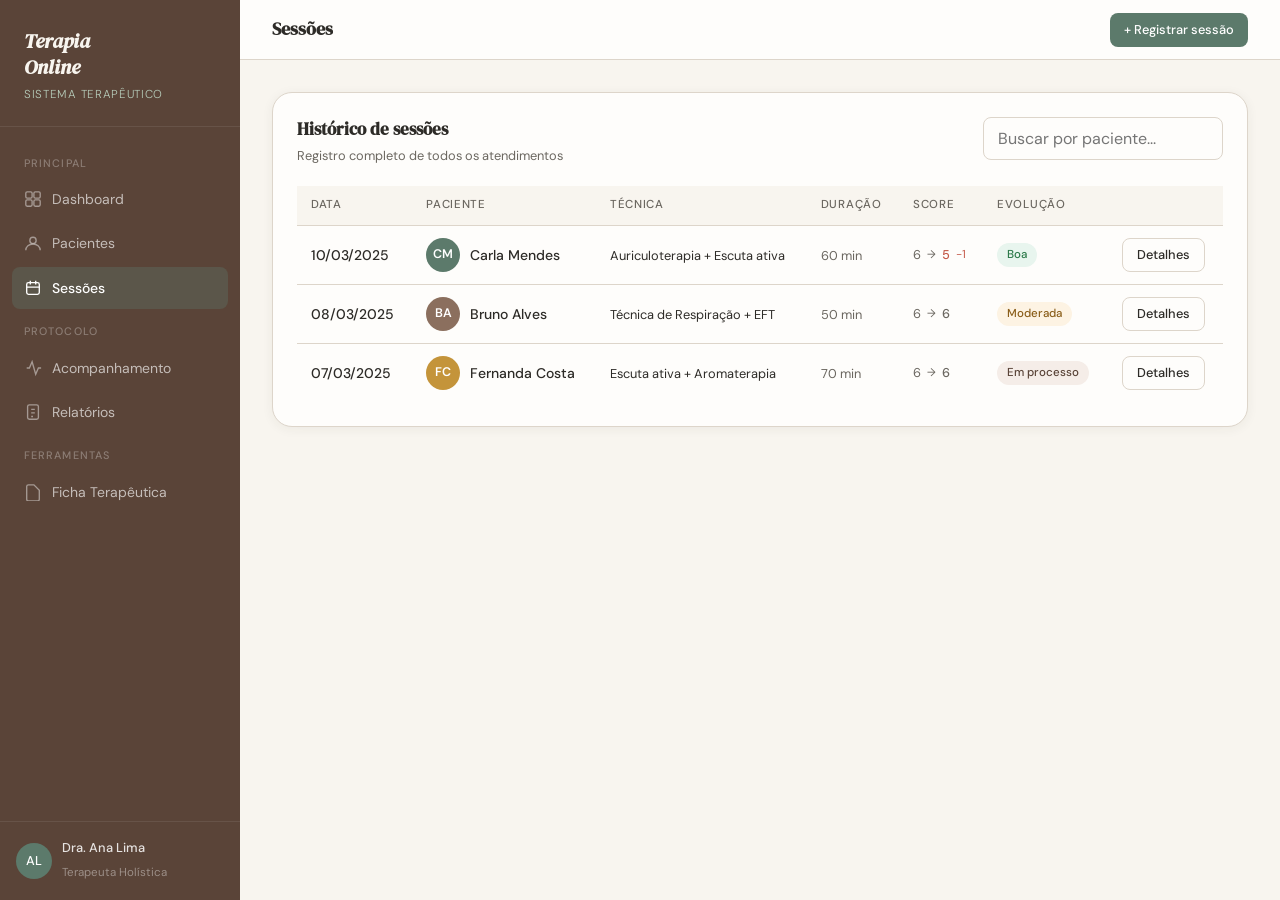
<file: pages/sessoes.html>
<!DOCTYPE html>
<html lang="pt-BR">
<head>
  <meta charset="UTF-8">
  <meta name="viewport" content="width=device-width, initial-scale=1.0, viewport-fit=cover">
  <meta name="theme-color" content="#5A4438">
  <meta name="apple-mobile-web-app-capable" content="yes">
  <title>Terapia Online — Sessões</title>
  <link rel="stylesheet" href="../css/style.css">
</head>
<body data-page="sessoes">


<!-- Overlay -->
<div class="sidebar-overlay" id="sidebar-overlay" onclick="closeSidebar()"></div>

<aside class="sidebar" id="sidebar" id="sidebar">
  <div class="sidebar-brand">
    <h1>Terapia<br>Online</h1>
    <span>Sistema Terapêutico</span>
  </div>
  <nav class="sidebar-nav">
    <span class="nav-section-label">Principal</span>
    <a href="../index.html" class="nav-item" onclick="closeSidebar()">
      <svg class="icon" viewBox="0 0 20 20" fill="none" stroke="currentColor" stroke-width="1.5"><rect x="2" y="2" width="7" height="7" rx="1.5"/><rect x="11" y="2" width="7" height="7" rx="1.5"/><rect x="2" y="11" width="7" height="7" rx="1.5"/><rect x="11" y="11" width="7" height="7" rx="1.5"/></svg>
      Dashboard
    </a>
    <a href="pacientes.html" class="nav-item" onclick="closeSidebar()">
      <svg class="icon" viewBox="0 0 20 20" fill="none" stroke="currentColor" stroke-width="1.5"><circle cx="10" cy="6" r="3.5"/><path d="M2 17c0-4 3.6-7 8-7s8 3 8 7"/></svg>
      Pacientes
    </a>
    <a href="sessoes.html" class="nav-item active" onclick="closeSidebar()">
      <svg class="icon" viewBox="0 0 20 20" fill="none" stroke="currentColor" stroke-width="1.5"><rect x="3" y="4" width="14" height="13" rx="2"/><path d="M7 2v4M13 2v4M3 9h14"/></svg>
      Sessões
    </a>
    <span class="nav-section-label">Protocolo</span>
    <a href="acompanhamento.html" class="nav-item" onclick="closeSidebar()">
      <svg class="icon" viewBox="0 0 20 20" fill="none" stroke="currentColor" stroke-width="1.5"><path d="M3 10h3l3-7 4 14 3-7h3"/></svg>
      Acompanhamento
    </a>
    <a href="relatorios.html" class="nav-item" onclick="closeSidebar()">
      <svg class="icon" viewBox="0 0 20 20" fill="none" stroke="currentColor" stroke-width="1.5"><rect x="4" y="2" width="12" height="16" rx="2"/><path d="M8 7h4M8 11h4M8 15h2"/></svg>
      Relatórios
    </a>
    <span class="nav-section-label">Ferramentas</span>
    <a href="ficha.html" class="nav-item" onclick="closeSidebar()">
      <svg class="icon" viewBox="0 0 20 20" fill="none" stroke="currentColor" stroke-width="1.5"><path d="M9 2H5a2 2 0 00-2 2v14a2 2 0 002 2h10a2 2 0 002-2V8l-6-6z"/></svg>
      Ficha Terapêutica
    </a>
  </nav>
  <div class="sidebar-footer">
    <div class="therapist-card">
      <div class="therapist-avatar">AL</div>
      <div class="therapist-info">
        <p>Dra. Ana Lima</p>
        <span>Terapeuta Holística</span>
      </div>
    </div>
  </div>
</aside>

<main class="main">
  <header class="topbar">
    <button class="menu-toggle" id="menu-toggle" aria-label="Abrir menu" onclick="toggleSidebar()"><span></span><span></span><span></span></button>
    <h2 class="topbar-title">Sessões</h2>
    <div class="topbar-actions">
      <button class="btn btn-primary btn-sm" onclick="openModal('modal-sessao')">+ Registrar sessão</button>
    </div>
  </header>
  <div class="content">
    <div class="card">
      <div class="card-header">
        <div>
          <h3 class="card-title">Histórico de sessões</h3>
          <p class="card-subtitle">Registro completo de todos os atendimentos</p>
        </div>
        <input type="search" id="busca-sessao" class="form-control" placeholder="Buscar por paciente..." style="width:240px">
      </div>
      <div class="table-wrap">
        <table>
          <thead>
            <tr>
              <th>Data</th>
              <th>Paciente</th>
              <th>Técnica</th>
              <th>Duração</th>
              <th>Score</th>
              <th>Evolução</th>
              <th></th>
            </tr>
          </thead>
          <tbody id="sessoes-tbody"></tbody>
        </table>
      </div>
    </div>
  </div>
</main>

<!-- MODAL: Registrar sessão -->
<div class="modal-overlay" id="modal-sessao">
  <div class="modal">
    <div class="modal-header">
      <h3 class="modal-title">Registrar sessão</h3>
      <button class="modal-close" onclick="closeModal('modal-sessao')">✕</button>
    </div>
    <form id="form-sessao">
      <div class="form-group">
        <label class="form-label">Paciente <span>*</span></label>
        <select id="sessao-paciente" class="form-control" required></select>
      </div>
      <div class="form-row">
        <div class="form-group">
          <label class="form-label">Data <span>*</span></label>
          <input type="date" id="sessao-data" class="form-control" required>
        </div>
        <div class="form-group">
          <label class="form-label">Duração (min)</label>
          <input type="number" id="sessao-duracao" class="form-control" value="60" min="10" max="180">
        </div>
      </div>
      <div class="form-group">
        <label class="form-label">Técnica aplicada <span>*</span></label>
        <input type="text" id="sessao-tecnica" class="form-control" placeholder="Ex: Auriculoterapia + EFT" required>
      </div>
      <div class="form-row">
        <div class="form-group">
          <label class="form-label">Ansiedade antes</label>
          <input type="number" id="sessao-pre-ans" class="form-control" min="1" max="10" value="5">
        </div>
        <div class="form-group">
          <label class="form-label">Humor antes</label>
          <input type="number" id="sessao-pre-humor" class="form-control" min="1" max="10" value="5">
        </div>
      </div>
      <div class="form-row">
        <div class="form-group">
          <label class="form-label">Ansiedade depois</label>
          <input type="number" id="sessao-pos-ans" class="form-control" min="1" max="10" value="3">
        </div>
        <div class="form-group">
          <label class="form-label">Humor depois</label>
          <input type="number" id="sessao-pos-humor" class="form-control" min="1" max="10" value="7">
        </div>
      </div>
      <div class="form-group">
        <label class="form-label">Notas da sessão <span>*</span></label>
        <textarea id="sessao-notas" class="form-control" rows="3" required></textarea>
      </div>
      <div class="form-group">
        <label class="form-label">Recomendações</label>
        <textarea id="sessao-recom" class="form-control" rows="2"></textarea>
      </div>
      <div class="form-group">
        <label class="form-label">Evolução percebida</label>
        <select id="sessao-evolucao" class="form-control">
          <option>Boa</option>
          <option>Moderada</option>
          <option>Em processo</option>
          <option>Difícil</option>
        </select>
      </div>
      <div style="display:flex;gap:10px;justify-content:flex-end">
        <button type="button" class="btn btn-outline" onclick="closeModal('modal-sessao')">Cancelar</button>
        <button type="submit" class="btn btn-primary">Salvar</button>
      </div>
    </form>
  </div>
</div>

<!-- MODAL: Detalhe da sessão -->
<div class="modal-overlay" id="modal-sessao-detalhe">
  <div class="modal">
    <div class="modal-header">
      <h3 class="modal-title">Detalhes da sessão</h3>
      <button class="modal-close" onclick="closeModal('modal-sessao-detalhe')">✕</button>
    </div>
    <div id="modal-sessao-detalhe-content"></div>
    <div style="margin-top:20px;display:flex;justify-content:flex-end">
      <button class="btn btn-outline" onclick="closeModal('modal-sessao-detalhe')">Fechar</button>
    </div>
  </div>
</div>

<script src="../js/app.js"></script>
<script src="../js/sessoes.js"></script>

<!-- BOTTOM NAV -->
<nav class="bottom-nav">
  <div class="bottom-nav-inner">
    <a href="../index.html" class="bottom-nav-item">
      <svg viewBox="0 0 20 20" fill="none" stroke="currentColor" stroke-width="1.5"><rect x="2" y="2" width="7" height="7" rx="1.5"/><rect x="11" y="2" width="7" height="7" rx="1.5"/><rect x="2" y="11" width="7" height="7" rx="1.5"/><rect x="11" y="11" width="7" height="7" rx="1.5"/></svg>
      Início
    </a>
    <a href="pacientes.html" class="bottom-nav-item">
      <svg viewBox="0 0 20 20" fill="none" stroke="currentColor" stroke-width="1.5"><circle cx="10" cy="6" r="3.5"/><path d="M2 17c0-4 3.6-7 8-7s8 3 8 7"/></svg>
      Pacientes
    </a>
    <a href="sessoes.html" class="bottom-nav-item active">
      <svg viewBox="0 0 20 20" fill="none" stroke="currentColor" stroke-width="1.5"><rect x="3" y="4" width="14" height="13" rx="2"/><path d="M7 2v4M13 2v4M3 9h14"/></svg>
      Sessões
    </a>
    <a href="acompanhamento.html" class="bottom-nav-item">
      <svg viewBox="0 0 20 20" fill="none" stroke="currentColor" stroke-width="1.5"><path d="M3 10h3l3-7 4 14 3-7h3"/></svg>
      Protocolo
    </a>
    <a href="relatorios.html" class="bottom-nav-item">
      <svg viewBox="0 0 20 20" fill="none" stroke="currentColor" stroke-width="1.5"><rect x="4" y="2" width="12" height="16" rx="2"/><path d="M8 7h4M8 11h4M8 15h2"/></svg>
      Relatórios
    </a>
  </div>
</nav>

<script src="../js/mobile.js"></script>
</body>
</html>
</file>
<file: css/style.css>
@import url('https://fonts.googleapis.com/css2?family=DM+Serif+Display:ital@0;1&family=DM+Sans:opsz,wght@9..40,300;9..40,400;9..40,500&display=swap');

*,*::before,*::after{box-sizing:border-box;margin:0;padding:0}

:root{
  --sage:#5C7A6B;--sage-lt:#EAF0ED;--sage-md:#B8CEBC;
  --cream:#F8F5EF;--warm:#E8DDD0;--bark:#8B6F5E;--bark-dk:#5A4438;
  --text:#2D2B27;--muted:#6B6760;--border:#DDD5CA;--white:#FEFDFB;
  --gold:#C4943A;--danger:#C45A4A;--info:#4A7AA3;--success:#4A8A6A;
  --radius:12px;--radius-lg:20px;
  --shadow:0 2px 12px rgba(45,43,39,.06);--shadow-md:0 4px 24px rgba(45,43,39,.10);
  --sidebar-w:240px;--topbar-h:60px;
  --font-display:'DM Serif Display',Georgia,serif;
  --font-body:'DM Sans',system-ui,sans-serif;
}

html{font-size:16px;scroll-behavior:smooth;-webkit-text-size-adjust:100%}

body{
  font-family:var(--font-body);background:var(--cream);color:var(--text);
  line-height:1.6;min-height:100vh;display:flex;overflow-x:hidden;
}

/* SIDEBAR */
.sidebar{
  width:var(--sidebar-w);background:var(--bark-dk);min-height:100vh;
  display:flex;flex-direction:column;position:fixed;top:0;left:0;z-index:300;
  transition:transform .28s cubic-bezier(.4,0,.2,1);will-change:transform;
}
.sidebar-brand{padding:28px 24px 20px;border-bottom:1px solid rgba(255,255,255,.08)}
.sidebar-brand h1{font-family:var(--font-display);font-size:1.25rem;color:var(--cream);line-height:1.3;font-style:italic}
.sidebar-brand span{font-size:.72rem;color:var(--sage-md);font-weight:300;letter-spacing:.06em;text-transform:uppercase}
.sidebar-nav{flex:1;padding:16px 12px;display:flex;flex-direction:column;gap:2px;overflow-y:auto}
.nav-section-label{font-size:.68rem;color:rgba(255,255,255,.3);letter-spacing:.1em;text-transform:uppercase;padding:12px 12px 4px;font-weight:500}
.nav-item{display:flex;align-items:center;gap:10px;padding:10px 12px;border-radius:8px;color:rgba(255,255,255,.65);text-decoration:none;font-size:.875rem;font-weight:400;transition:all .18s ease;cursor:pointer;-webkit-tap-highlight-color:transparent}
.nav-item:hover{background:rgba(255,255,255,.06);color:rgba(255,255,255,.9)}
.nav-item.active{background:rgba(92,122,107,.35);color:#fff;font-weight:500}
.nav-item .icon{width:18px;height:18px;opacity:.7;flex-shrink:0}
.nav-item.active .icon{opacity:1}
.sidebar-footer{padding:16px;border-top:1px solid rgba(255,255,255,.08)}
.therapist-card{display:flex;align-items:center;gap:10px}
.therapist-avatar{width:36px;height:36px;border-radius:50%;background:var(--sage);display:flex;align-items:center;justify-content:center;font-size:.8rem;font-weight:500;color:#fff;flex-shrink:0}
.therapist-info p{font-size:.8rem;color:rgba(255,255,255,.85);font-weight:500}
.therapist-info span{font-size:.72rem;color:rgba(255,255,255,.4)}

/* OVERLAY */
.sidebar-overlay{display:none;position:fixed;inset:0;background:rgba(0,0,0,.45);z-index:299;backdrop-filter:blur(2px);-webkit-backdrop-filter:blur(2px)}
.sidebar-overlay.visible{display:block}

/* MAIN */
.main{margin-left:var(--sidebar-w);flex:1;min-height:100vh;display:flex;flex-direction:column;min-width:0}

/* TOPBAR */
.topbar{background:var(--white);border-bottom:1px solid var(--border);padding:0 32px;height:var(--topbar-h);display:flex;align-items:center;justify-content:space-between;position:sticky;top:0;z-index:200;gap:12px}

.menu-toggle{display:none;flex-direction:column;gap:4px;background:none;border:none;cursor:pointer;padding:8px;border-radius:6px;flex-shrink:0;-webkit-tap-highlight-color:transparent}
.menu-toggle span{display:block;width:20px;height:2px;background:var(--text);border-radius:2px;transition:all .25s ease}
.menu-toggle.open span:nth-child(1){transform:translateY(6px) rotate(45deg)}
.menu-toggle.open span:nth-child(2){opacity:0;transform:scaleX(0)}
.menu-toggle.open span:nth-child(3){transform:translateY(-6px) rotate(-45deg)}

.topbar-title{font-family:var(--font-display);font-size:1.1rem;color:var(--text);white-space:nowrap;overflow:hidden;text-overflow:ellipsis}
.topbar-actions{display:flex;align-items:center;gap:10px;flex-shrink:0}

/* CONTENT */
.content{padding:32px;flex:1}

/* CARDS */
.card{background:var(--white);border:1px solid var(--border);border-radius:var(--radius-lg);padding:24px;box-shadow:var(--shadow)}
.card-header{display:flex;align-items:flex-start;justify-content:space-between;margin-bottom:20px;gap:12px;flex-wrap:wrap}
.card-title{font-family:var(--font-display);font-size:1.05rem;color:var(--text)}
.card-subtitle{font-size:.8rem;color:var(--muted);margin-top:2px}

/* STATS */
.stats-grid{display:grid;grid-template-columns:repeat(4,1fr);gap:16px;margin-bottom:28px}
.stat-card{background:var(--white);border:1px solid var(--border);border-radius:var(--radius);padding:20px;position:relative;overflow:hidden;transition:transform .18s ease,box-shadow .18s ease}
.stat-card:hover{transform:translateY(-2px);box-shadow:var(--shadow-md)}
.stat-card::before{content:'';position:absolute;top:0;left:0;right:0;height:3px;border-radius:var(--radius) var(--radius) 0 0}
.stat-card.green::before{background:var(--success)}
.stat-card.sage::before{background:var(--sage)}
.stat-card.gold::before{background:var(--gold)}
.stat-card.bark::before{background:var(--bark)}
.stat-label{font-size:.75rem;color:var(--muted);text-transform:uppercase;letter-spacing:.06em;font-weight:500;margin-bottom:8px}
.stat-value{font-family:var(--font-display);font-size:2rem;color:var(--text);line-height:1;margin-bottom:6px}
.stat-change{font-size:.75rem;font-weight:500;display:flex;align-items:center;gap:4px}
.stat-change.up{color:var(--success)}
.stat-change.down{color:var(--danger)}

/* GRIDS */
.grid-2{display:grid;grid-template-columns:1fr 1fr;gap:20px}
.grid-3{display:grid;grid-template-columns:repeat(3,1fr);gap:16px}
.col-span-2{grid-column:span 2}

/* BUTTONS */
.btn{display:inline-flex;align-items:center;justify-content:center;gap:6px;padding:9px 18px;border-radius:8px;font-family:var(--font-body);font-size:.875rem;font-weight:500;cursor:pointer;border:none;transition:all .16s ease;text-decoration:none;white-space:nowrap;-webkit-tap-highlight-color:transparent;touch-action:manipulation;min-height:38px}
.btn-primary{background:var(--sage);color:#fff}
.btn-primary:hover,.btn-primary:active{background:#4a6659}
.btn-outline{background:transparent;border:1px solid var(--border);color:var(--text)}
.btn-outline:hover,.btn-outline:active{background:var(--sage-lt);border-color:var(--sage-md)}
.btn-sm{padding:7px 14px;font-size:.8rem;min-height:34px}
.btn-danger{background:var(--danger);color:#fff}
.btn-gold{background:var(--gold);color:#fff}
.btn-gold:hover,.btn-gold:active{background:#a87a28}

/* BADGES */
.badge{display:inline-flex;align-items:center;padding:3px 10px;border-radius:20px;font-size:.72rem;font-weight:500;white-space:nowrap}
.badge-green{background:#e8f5ee;color:#2d7a4a}
.badge-gold{background:#fdf3e3;color:#8a5e1a}
.badge-sage{background:var(--sage-lt);color:var(--sage)}
.badge-bark{background:#f5ede8;color:var(--bark-dk)}
.badge-muted{background:var(--warm);color:var(--muted)}
.badge-red{background:#fde8e6;color:#a03020}

/* TABLES */
.table-wrap{overflow-x:auto;-webkit-overflow-scrolling:touch}
table{width:100%;border-collapse:collapse;font-size:.875rem}
thead th{text-align:left;padding:10px 14px;font-size:.72rem;font-weight:500;text-transform:uppercase;letter-spacing:.06em;color:var(--muted);border-bottom:1px solid var(--border);background:var(--cream);white-space:nowrap}
tbody tr{border-bottom:1px solid var(--border);transition:background .12s}
tbody tr:last-child{border-bottom:none}
tbody tr:hover,tbody tr:active{background:var(--sage-lt)}
tbody td{padding:12px 14px;vertical-align:middle}

/* AVATAR */
.avatar{width:34px;height:34px;border-radius:50%;background:var(--sage);display:inline-flex;align-items:center;justify-content:center;font-size:.78rem;font-weight:600;color:#fff;flex-shrink:0}
.avatar.bark{background:var(--bark)}
.avatar.gold{background:var(--gold)}
.avatar.info{background:var(--info)}
.avatar-group{display:flex;align-items:center;gap:10px}
.avatar-group-name{font-weight:500;font-size:.875rem}
.avatar-group-sub{font-size:.75rem;color:var(--muted)}

/* SCORE BAR */
.score-bar-wrap{background:var(--warm);border-radius:20px;height:8px;overflow:hidden}
.score-bar{height:100%;border-radius:20px;transition:width .6s ease}
.score-bar.low{background:var(--danger)}
.score-bar.mid{background:var(--gold)}
.score-bar.high{background:var(--success)}

/* FORMS */
.form-group{margin-bottom:18px}
.form-label{display:block;font-size:.8rem;font-weight:500;color:var(--text);margin-bottom:6px}
.form-label span{color:var(--danger)}
.form-control{width:100%;padding:10px 14px;border:1px solid var(--border);border-radius:8px;font-family:var(--font-body);font-size:1rem;background:var(--white);color:var(--text);transition:border-color .16s,box-shadow .16s;outline:none;-webkit-appearance:none;appearance:none}
.form-control:focus{border-color:var(--sage);box-shadow:0 0 0 3px rgba(92,122,107,.15)}
textarea.form-control{resize:vertical;min-height:90px}
select.form-control{cursor:pointer;background-image:url("data:image/svg+xml,%3Csvg xmlns='http://www.w3.org/2000/svg' width='12' height='12' viewBox='0 0 12 12'%3E%3Cpath fill='%236B6760' d='M6 8L1 3h10z'/%3E%3C/svg%3E");background-repeat:no-repeat;background-position:right 12px center;padding-right:36px}
.form-hint{font-size:.75rem;color:var(--muted);margin-top:4px}
.form-row{display:grid;grid-template-columns:1fr 1fr;gap:16px}

/* RANGE INPUTS */
input[type=range]{width:100%;-webkit-appearance:none;appearance:none;height:6px;border-radius:3px;background:var(--warm);outline:none;cursor:pointer}
input[type=range]::-webkit-slider-thumb{-webkit-appearance:none;width:22px;height:22px;border-radius:50%;background:var(--sage);cursor:pointer;box-shadow:0 2px 6px rgba(92,122,107,.4)}
input[type=range]::-moz-range-thumb{width:22px;height:22px;border-radius:50%;background:var(--sage);cursor:pointer;border:none}

/* TABS */
.tabs{display:flex;gap:4px;border-bottom:1px solid var(--border);margin-bottom:24px;overflow-x:auto;-webkit-overflow-scrolling:touch;scrollbar-width:none}
.tabs::-webkit-scrollbar{display:none}
.tab{padding:10px 18px;font-size:.875rem;color:var(--muted);cursor:pointer;border-bottom:2px solid transparent;margin-bottom:-1px;transition:color .16s,border-color .16s;white-space:nowrap;-webkit-tap-highlight-color:transparent}
.tab:hover{color:var(--text)}
.tab.active{color:var(--sage);border-bottom-color:var(--sage);font-weight:500}
.tab-panel{display:none}
.tab-panel.active{display:block}

/* PROTOCOL STEPS */
.protocol-steps{display:grid;grid-template-columns:repeat(3,1fr);gap:12px}
.protocol-step{background:var(--cream);border:1px solid var(--border);border-radius:var(--radius);padding:16px}
.protocol-step.active{background:var(--sage-lt);border-color:var(--sage-md)}
.protocol-step.done{background:#eef5f0;border-color:#9ecfae}
.step-num{width:28px;height:28px;border-radius:50%;background:var(--sage);color:#fff;font-size:.75rem;font-weight:600;display:flex;align-items:center;justify-content:center;margin-bottom:10px}
.protocol-step.done .step-num{background:var(--success)}
.step-title{font-size:.875rem;font-weight:500;margin-bottom:4px}
.step-desc{font-size:.75rem;color:var(--muted)}

/* ALERT */
.alert{padding:12px 16px;border-radius:8px;font-size:.875rem;display:flex;align-items:flex-start;gap:10px;margin-bottom:16px}
.alert-info{background:#eef4fa;border-left:3px solid var(--info);color:#1a4a6e}
.alert-success{background:#eef5f0;border-left:3px solid var(--success);color:#1a4a2e}
.alert-warn{background:#fef9ee;border-left:3px solid var(--gold);color:#5a3a0a}

/* MODAL */
.modal-overlay{position:fixed;inset:0;background:rgba(45,43,39,.5);z-index:400;display:flex;align-items:flex-end;justify-content:center;padding:0;opacity:0;pointer-events:none;transition:opacity .2s}
.modal-overlay.open{opacity:1;pointer-events:all}
.modal{background:var(--white);border-radius:20px 20px 0 0;width:100%;max-height:90vh;overflow-y:auto;-webkit-overflow-scrolling:touch;padding:28px 24px 32px;transform:translateY(32px);transition:transform .25s cubic-bezier(.4,0,.2,1)}
.modal-overlay.open .modal{transform:translateY(0)}
.modal::before{content:'';display:block;width:40px;height:4px;background:var(--border);border-radius:2px;margin:0 auto 20px}
.modal-header{display:flex;align-items:flex-start;justify-content:space-between;margin-bottom:20px}
.modal-title{font-family:var(--font-display);font-size:1.2rem}
.modal-close{width:34px;height:34px;display:flex;align-items:center;justify-content:center;border-radius:50%;cursor:pointer;font-size:1rem;background:var(--warm);border:none;color:var(--muted);transition:background .15s;flex-shrink:0;-webkit-tap-highlight-color:transparent}
.modal-close:hover{background:var(--border)}

/* BOTTOM NAV */
.bottom-nav{display:none;position:fixed;bottom:0;left:0;right:0;background:var(--white);border-top:1px solid var(--border);z-index:250;padding:6px 0 calc(6px + env(safe-area-inset-bottom,0px))}
.bottom-nav-inner{display:flex;justify-content:space-around;align-items:center}
.bottom-nav-item{display:flex;flex-direction:column;align-items:center;gap:3px;padding:6px 10px;text-decoration:none;color:var(--muted);font-size:.63rem;font-weight:500;border-radius:8px;transition:color .15s;-webkit-tap-highlight-color:transparent;min-width:52px}
.bottom-nav-item svg{width:20px;height:20px}
.bottom-nav-item.active{color:var(--sage)}
.bottom-nav-item.active svg{stroke:var(--sage)}

/* UTILITIES */
.text-muted{color:var(--muted)}.text-sm{font-size:.8rem}.text-xs{font-size:.72rem}
.text-green{color:var(--success)}.text-gold{color:var(--gold)}.text-red{color:var(--danger)}
.font-serif{font-family:var(--font-display)}
.mb-0{margin-bottom:0}.mb-4{margin-bottom:4px}.mb-8{margin-bottom:8px}
.mb-12{margin-bottom:12px}.mb-16{margin-bottom:16px}.mb-24{margin-bottom:24px}
.mt-16{margin-top:16px}.mt-24{margin-top:24px}
.flex{display:flex}.items-center{align-items:center}.justify-between{justify-content:space-between}
.gap-8{gap:8px}.gap-12{gap:12px}.w-full{width:100%}

@keyframes slideUp{from{opacity:0;transform:translateY(12px)}to{opacity:1;transform:translateY(0)}}

/* BREAKPOINTS */
@media(max-width:1024px){
  :root{--sidebar-w:200px}
  .content{padding:24px}
  .stats-grid{grid-template-columns:repeat(2,1fr)}
}

@media(max-width:768px){
  :root{--sidebar-w:260px}
  body{display:block}
  .sidebar{transform:translateX(-100%);min-height:100vh}
  .sidebar.open{transform:translateX(0);box-shadow:4px 0 24px rgba(0,0,0,.25)}
  .main{margin-left:0}
  .topbar{padding:0 16px}
  .menu-toggle{display:flex}
  #topbar-date{display:none}
  .content{padding:16px;padding-bottom:calc(88px + env(safe-area-inset-bottom,0px))}
  .stats-grid{grid-template-columns:1fr 1fr;gap:10px}
  .grid-2{grid-template-columns:1fr}
  .grid-3{grid-template-columns:1fr}
  .col-span-2{grid-column:span 1}
  .form-row{grid-template-columns:1fr}
  .protocol-steps{grid-template-columns:1fr}
  .hide-mobile{display:none !important}
  .card{padding:16px;border-radius:var(--radius)}
  .modal{border-radius:20px 20px 0 0;max-height:92vh;padding:20px 18px calc(20px + env(safe-area-inset-bottom,0px))}
  .bottom-nav{display:block}
  .topbar-actions .topbar-date{display:none}
}

@media(max-width:480px){
  .stats-grid{grid-template-columns:1fr 1fr;gap:8px}
  .stat-card{padding:14px 12px}
  .stat-value{font-size:1.6rem}
  .content{padding:12px;padding-bottom:calc(88px + env(safe-area-inset-bottom,0px))}
  .card{padding:14px}
  .btn{min-height:44px}
  .btn-sm{min-height:38px}
}

@media(min-width:769px){
  .bottom-nav{display:none !important}
  .modal-overlay{align-items:center;padding:24px}
  .modal{border-radius:var(--radius-lg);max-width:580px;width:100%}
  .modal::before{display:none}
}

@media(min-width:1440px){
  .content{padding:40px}
  .stats-grid{grid-template-columns:repeat(4,1fr)}
}

/* FICHA standalone */
.ficha-wrap{max-width:680px;margin:0 auto;padding:40px 24px}
@media(max-width:768px){.ficha-wrap{padding:24px 16px}}
.ficha-header{text-align:center;margin-bottom:36px}
.ficha-header h1{font-family:var(--font-display);font-size:2rem;font-style:italic;color:var(--bark-dk);margin-bottom:8px}
.ficha-header p{color:var(--muted);font-size:.9rem}
.section-title{font-size:.72rem;text-transform:uppercase;letter-spacing:.1em;color:var(--sage);font-weight:600;margin-bottom:16px;padding-bottom:8px;border-bottom:1px solid var(--border)}
.scale-group{display:flex;flex-direction:column;gap:16px}
.scale-item label{display:flex;justify-content:space-between;align-items:center;margin-bottom:8px}
.scale-item label span:first-child{font-size:.875rem;font-weight:500}
.scale-item label span:last-child{font-size:.875rem;font-weight:600;color:var(--sage)}
.success-card{text-align:center;padding:48px 24px;display:none}
.success-icon{width:72px;height:72px;background:var(--sage-lt);border-radius:50%;display:flex;align-items:center;justify-content:center;font-size:2rem;margin:0 auto 20px}
</file>
